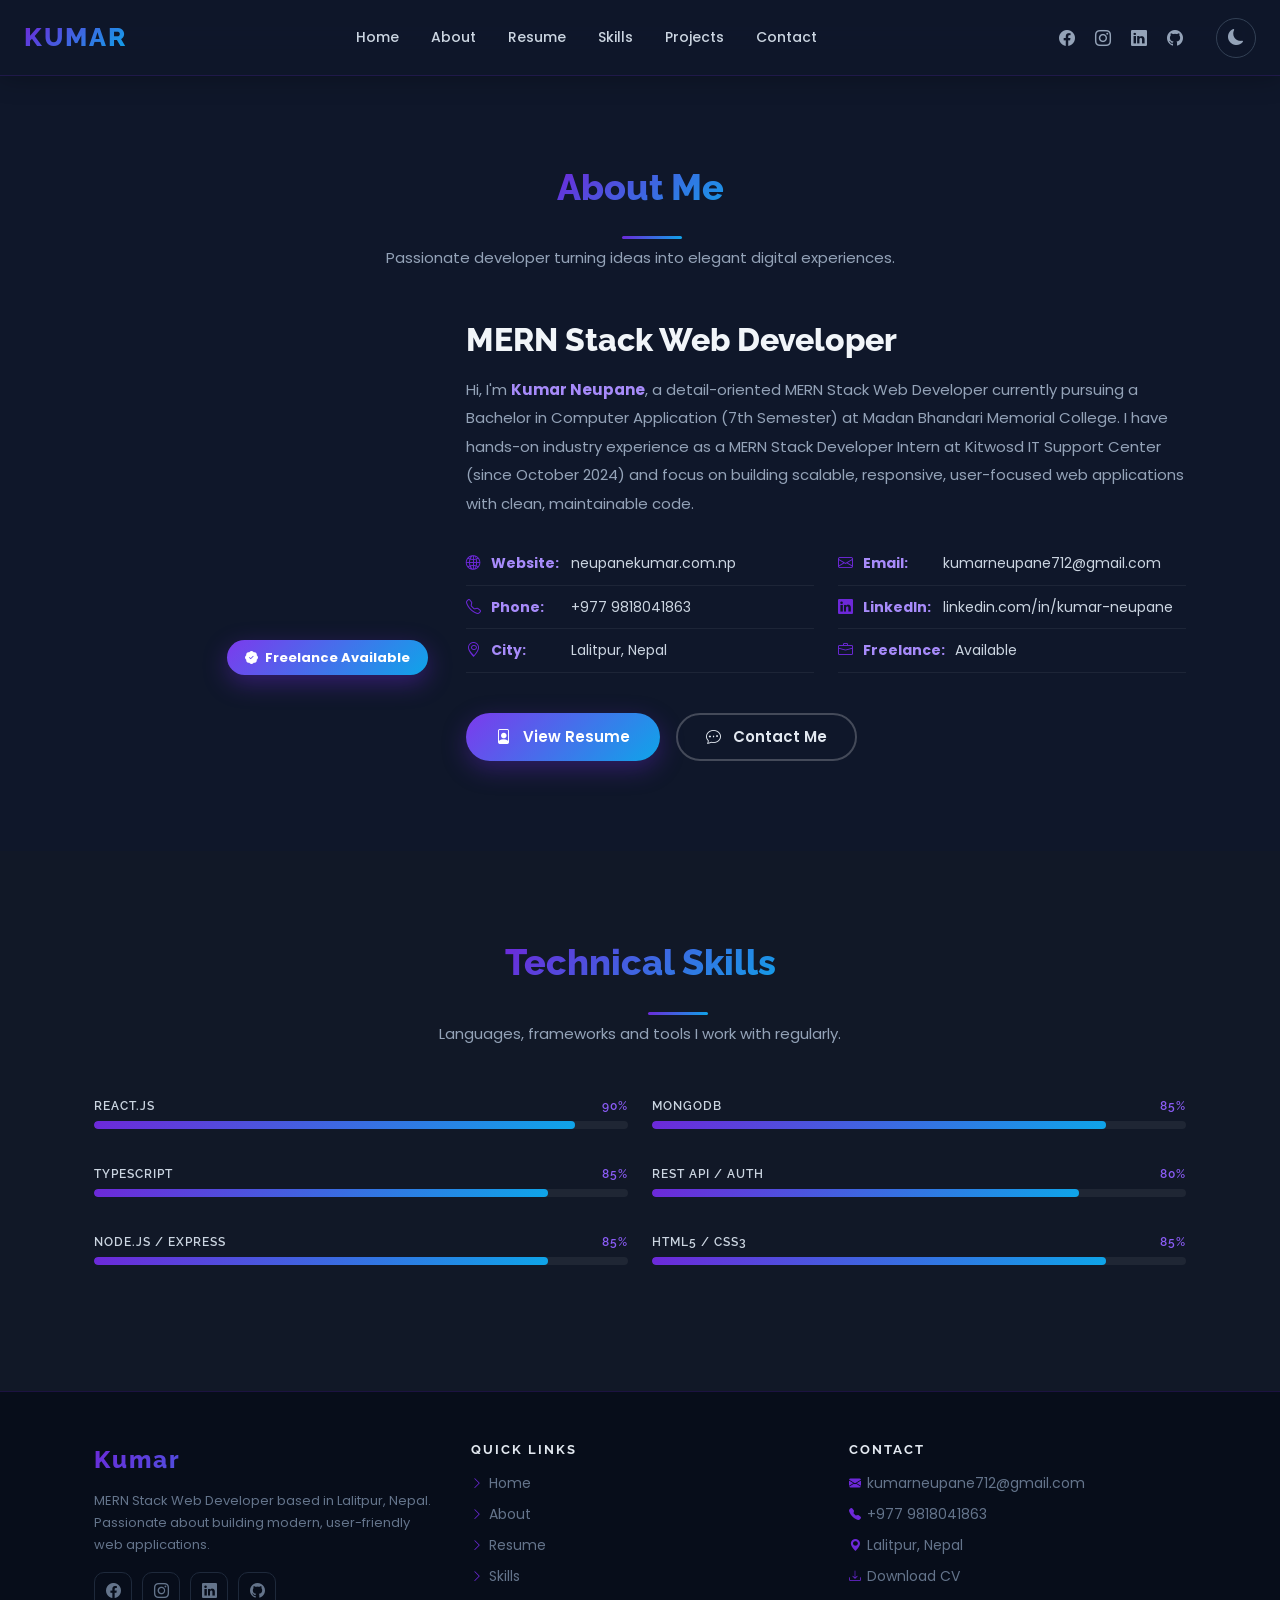
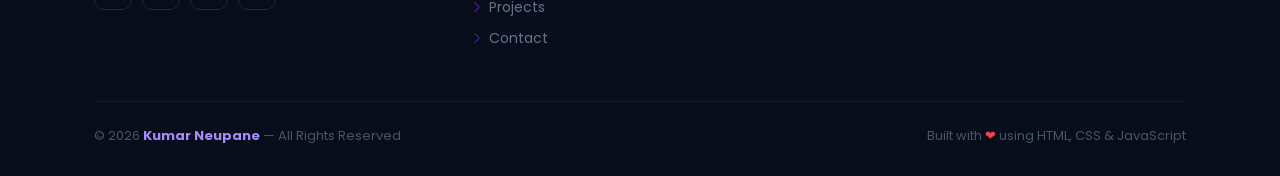
<file: about.html>
<!DOCTYPE html>
<html lang="en" data-theme="dark">
<head>
  <meta charset="utf-8">
  <meta content="width=device-width, initial-scale=1.0" name="viewport">
  <title>About — Kumar Neupane</title>
  <meta name="description" content="Kumar Neupane — MERN Stack Web Developer based in Lalitpur, Nepal.">
  <link href="assets/img/favicon.png" rel="icon">
  <link href="https://fonts.googleapis.com/css2?family=Poppins:wght@300;400;500;600;700;800&family=Raleway:wght@300;400;600;700;800;900&display=swap" rel="stylesheet">
  <link href="assets/vendor/bootstrap/css/bootstrap.min.css" rel="stylesheet">
  <link href="assets/vendor/bootstrap-icons/bootstrap-icons.css" rel="stylesheet">
  <link rel="stylesheet" href="https://cdnjs.cloudflare.com/ajax/libs/font-awesome/6.5.1/css/all.min.css">
  <link href="assets/vendor/aos/aos.css" rel="stylesheet">
  <link href="assets/vendor/swiper/swiper-bundle.min.css" rel="stylesheet">
  <link href="assets/vendor/glightbox/css/glightbox.min.css" rel="stylesheet">
  <link href="assets/css/main.css" rel="stylesheet">
  <link href="assets/css/portfolio-custom.css" rel="stylesheet">
  <!-- Theme init (before first paint) -->
  <script src="assets/js/theme-toggle.js"></script>
</head>
<body class="about-page">
  <header id="header" class="header d-flex align-items-center sticky-top">
    <div class="container-fluid position-relative d-flex align-items-center justify-content-between">

      <a href="index.html" class="logo d-flex align-items-center me-auto me-xl-0">
        <h1 class="sitename">Kumar</h1>
      </a>

      <nav id="navmenu" class="navmenu">
        <ul><li><a href="index.html">Home</a></li><li><a href="about.html" class="active">About</a></li><li><a href="resume.html">Resume</a></li><li><a href="services.html">Skills</a></li><li><a href="portfolio.html">Projects</a></li><li><a href="contact.html">Contact</a></li></ul>
      </nav>
      <button class="mobile-nav-toggle d-xl-none bi bi-list" aria-label="Open navigation" aria-expanded="false" aria-controls="navmenu"></button>

      <div class="d-flex align-items-center gap-1 ms-3">
        <div class="header-social-links d-none d-sm-flex">
          <a href="https://www.facebook.com/profile.php?id=100077754874916" target="_blank" rel="noopener noreferrer" aria-label="Facebook"><i class="bi bi-facebook"></i></a>
          <a href="https://www.instagram.com/kumar__neupane?igsh=MW40NDB0ZDhyMHNrMQ==" target="_blank" rel="noopener noreferrer" aria-label="Instagram"><i class="bi bi-instagram"></i></a>
          <a href="https://www.linkedin.com/in/kumar-neupane/" target="_blank" rel="noopener noreferrer" aria-label="LinkedIn"><i class="bi bi-linkedin"></i></a>
          <a href="https://github.com/Kumar-neaupane" target="_blank" rel="noopener noreferrer" aria-label="GitHub"><i class="bi bi-github"></i></a>
        </div>
        <button id="theme-toggle" aria-label="Toggle theme">
          <i class="bi bi-sun-fill icon-sun"></i>
          <i class="bi bi-moon-fill icon-moon"></i>
        </button>
      </div>

    </div>
  </header>

  <main class="main">

    <section id="about" class="about section">
      <div class="container section-title" data-aos="fade-up">
        <h2>About Me</h2>
        <p>Passionate developer turning ideas into elegant digital experiences.</p>
      </div>
      <div class="container" data-aos="fade-up" data-aos-delay="100">
        <div class="row gy-5 align-items-center">
          <div class="col-lg-4 text-center">
            <div style="position:relative;display:inline-block;">
              <img src="assets/img/profile.jpeg" class="img-fluid" alt="Kumar Neupane" loading="lazy" style="max-width:300px;width:100%;border-radius:20px;border:3px solid rgba(109,40,217,0.3);">
              <div class="about-img-badge"><i class="bi bi-patch-check-fill me-1"></i> Freelance Available</div>
            </div>
          </div>
          <div class="col-lg-8 about-content">
            <h2>MERN Stack Web Developer</h2>
            <p>Hi, I'm <strong style="color:var(--accent-pale)">Kumar Neupane</strong>, a detail-oriented MERN Stack Web Developer currently pursuing a Bachelor in Computer Application (7th Semester) at Madan Bhandari Memorial College. I have hands-on industry experience as a MERN Stack Developer Intern at Kitwosd IT Support Center (since October 2024) and focus on building scalable, responsive, user-focused web applications with clean, maintainable code.</p>
            <div class="row mt-4">
              <div class="col-md-6">
                <ul class="about-info-list">
                  <li><i class="bi bi-globe2"></i><strong>Website:</strong> neupanekumar.com.np</li>
                  <li><i class="bi bi-telephone"></i><strong>Phone:</strong> +977 9818041863</li>
                  <li><i class="bi bi-geo-alt"></i><strong>City:</strong> Lalitpur, Nepal</li>
                </ul>
              </div>
              <div class="col-md-6">
                <ul class="about-info-list">
                  <li><i class="bi bi-envelope"></i><strong>Email:</strong> kumarneupane712@gmail.com</li>
                  <li><i class="bi bi-linkedin"></i><strong>LinkedIn:</strong> linkedin.com/in/kumar-neupane</li>
                  <li><i class="bi bi-briefcase"></i><strong>Freelance:</strong> Available</li>
                </ul>
              </div>
            </div>
            <div class="mt-4 d-flex gap-3 flex-wrap">
              <a href="resume.html" class="btn-hero-primary"><i class="bi bi-file-person me-1"></i> View Resume</a>
              <a href="contact.html" class="btn-hero-outline"><i class="bi bi-chat-dots me-1"></i> Contact Me</a>
            </div>
          </div>
        </div>
      </div>
    </section>

    <section id="skills" class="skills section">
      <div class="container section-title" data-aos="fade-up">
        <h2>Technical Skills</h2>
        <p>Languages, frameworks and tools I work with regularly.</p>
      </div>
      <div class="container" data-aos="fade-up" data-aos-delay="100">
        <div class="row skills-content skills-animation">
          <div class="col-lg-6">
            <div class="progress"><span class="skill"><span>React.js</span><i class="val">90%</i></span><div class="progress-bar-wrap"><div class="progress-bar" role="progressbar" aria-valuenow="90" aria-valuemin="0" aria-valuemax="100"></div></div></div>
            <div class="progress"><span class="skill"><span>TypeScript</span><i class="val">85%</i></span><div class="progress-bar-wrap"><div class="progress-bar" role="progressbar" aria-valuenow="85" aria-valuemin="0" aria-valuemax="100"></div></div></div>
            <div class="progress"><span class="skill"><span>Node.js / Express</span><i class="val">85%</i></span><div class="progress-bar-wrap"><div class="progress-bar" role="progressbar" aria-valuenow="85" aria-valuemin="0" aria-valuemax="100"></div></div></div>
          </div>
          <div class="col-lg-6">
            <div class="progress"><span class="skill"><span>MongoDB</span><i class="val">85%</i></span><div class="progress-bar-wrap"><div class="progress-bar" role="progressbar" aria-valuenow="85" aria-valuemin="0" aria-valuemax="100"></div></div></div>
            <div class="progress"><span class="skill"><span>REST API / Auth</span><i class="val">80%</i></span><div class="progress-bar-wrap"><div class="progress-bar" role="progressbar" aria-valuenow="80" aria-valuemin="0" aria-valuemax="100"></div></div></div>
            <div class="progress"><span class="skill"><span>HTML5 / CSS3</span><i class="val">85%</i></span><div class="progress-bar-wrap"><div class="progress-bar" role="progressbar" aria-valuenow="85" aria-valuemin="0" aria-valuemax="100"></div></div></div>
          </div>
        </div>
      </div>
    </section>

  </main>

  <footer id="footer" class="footer">
    <div class="container">

      <div class="footer-inner">

        <!-- Brand -->
        <div class="footer-brand">
          <span class="footer-logo">Kumar</span>
          <p>MERN Stack Web Developer based in Lalitpur, Nepal. Passionate about building modern, user-friendly web applications.</p>
          <div class="footer-social-row">
            <a href="https://www.facebook.com/profile.php?id=100077754874916" target="_blank" rel="noopener noreferrer" aria-label="Facebook"><i class="bi bi-facebook"></i></a>
            <a href="https://www.instagram.com/kumar__neupane?igsh=MW40NDB0ZDhyMHNrMQ==" target="_blank" rel="noopener noreferrer" aria-label="Instagram"><i class="bi bi-instagram"></i></a>
            <a href="https://www.linkedin.com/in/kumar-neupane/" target="_blank" rel="noopener noreferrer" aria-label="LinkedIn"><i class="bi bi-linkedin"></i></a>
            <a href="https://github.com/Kumar-neaupane" target="_blank" rel="noopener noreferrer" aria-label="GitHub"><i class="bi bi-github"></i></a>
          </div>
        </div>

        <!-- Quick Links -->
        <div class="footer-col">
          <h5>Quick Links</h5>
          <ul>
            <li><a href="index.html"><i class="bi bi-chevron-right"></i>Home</a></li>
            <li><a href="about.html"><i class="bi bi-chevron-right"></i>About</a></li>
            <li><a href="resume.html"><i class="bi bi-chevron-right"></i>Resume</a></li>
            <li><a href="services.html"><i class="bi bi-chevron-right"></i>Skills</a></li>
            <li><a href="portfolio.html"><i class="bi bi-chevron-right"></i>Projects</a></li>
            <li><a href="contact.html"><i class="bi bi-chevron-right"></i>Contact</a></li>
          </ul>
        </div>

        <!-- Contact Info -->
        <div class="footer-col">
          <h5>Contact</h5>
          <ul>
            <li><a href="mailto:kumarneupane712@gmail.com"><i class="bi bi-envelope-fill"></i>kumarneupane712@gmail.com</a></li>
            <li><a href="tel:+9779818041863"><i class="bi bi-telephone-fill"></i>+977 9818041863</a></li>
            <li><a href="#"><i class="bi bi-geo-alt-fill"></i>Lalitpur, Nepal</a></li>
            <li><a href="assets/kumarneupaneCV_.pdf" download><i class="bi bi-download"></i>Download CV</a></li>
          </ul>
        </div>

      </div>

      <div class="footer-bottom">
        <p class="copyright mb-0">
          © 2026 <strong class="sitename">Kumar Neupane</strong> — All Rights Reserved
        </p>
        <p class="copyright mb-0" style="font-size:12px;color:#334155;">
          Built with <span style="color:#ef4444;">&#10084;</span> using HTML, CSS &amp; JavaScript
        </p>
      </div>

    </div>
  </footer>

  <a href="#" id="scroll-top" class="scroll-top d-flex align-items-center justify-content-center"><i class="bi bi-arrow-up-short"></i></a>
  <div id="preloader"></div>
  <script src="assets/vendor/bootstrap/js/bootstrap.bundle.min.js"></script>
  <script src="assets/vendor/aos/aos.js"></script>
  <script src="assets/vendor/waypoints/noframework.waypoints.js"></script>
  <script src="assets/vendor/purecounter/purecounter_vanilla.js"></script>
  <script src="assets/vendor/swiper/swiper-bundle.min.js"></script>
  <script src="assets/vendor/glightbox/js/glightbox.min.js"></script>
  <script src="assets/vendor/imagesloaded/imagesloaded.pkgd.min.js"></script>
  <script src="assets/vendor/isotope-layout/isotope.pkgd.min.js"></script>
  <script src="assets/js/main.js"></script>
</body>
</html>
</file>
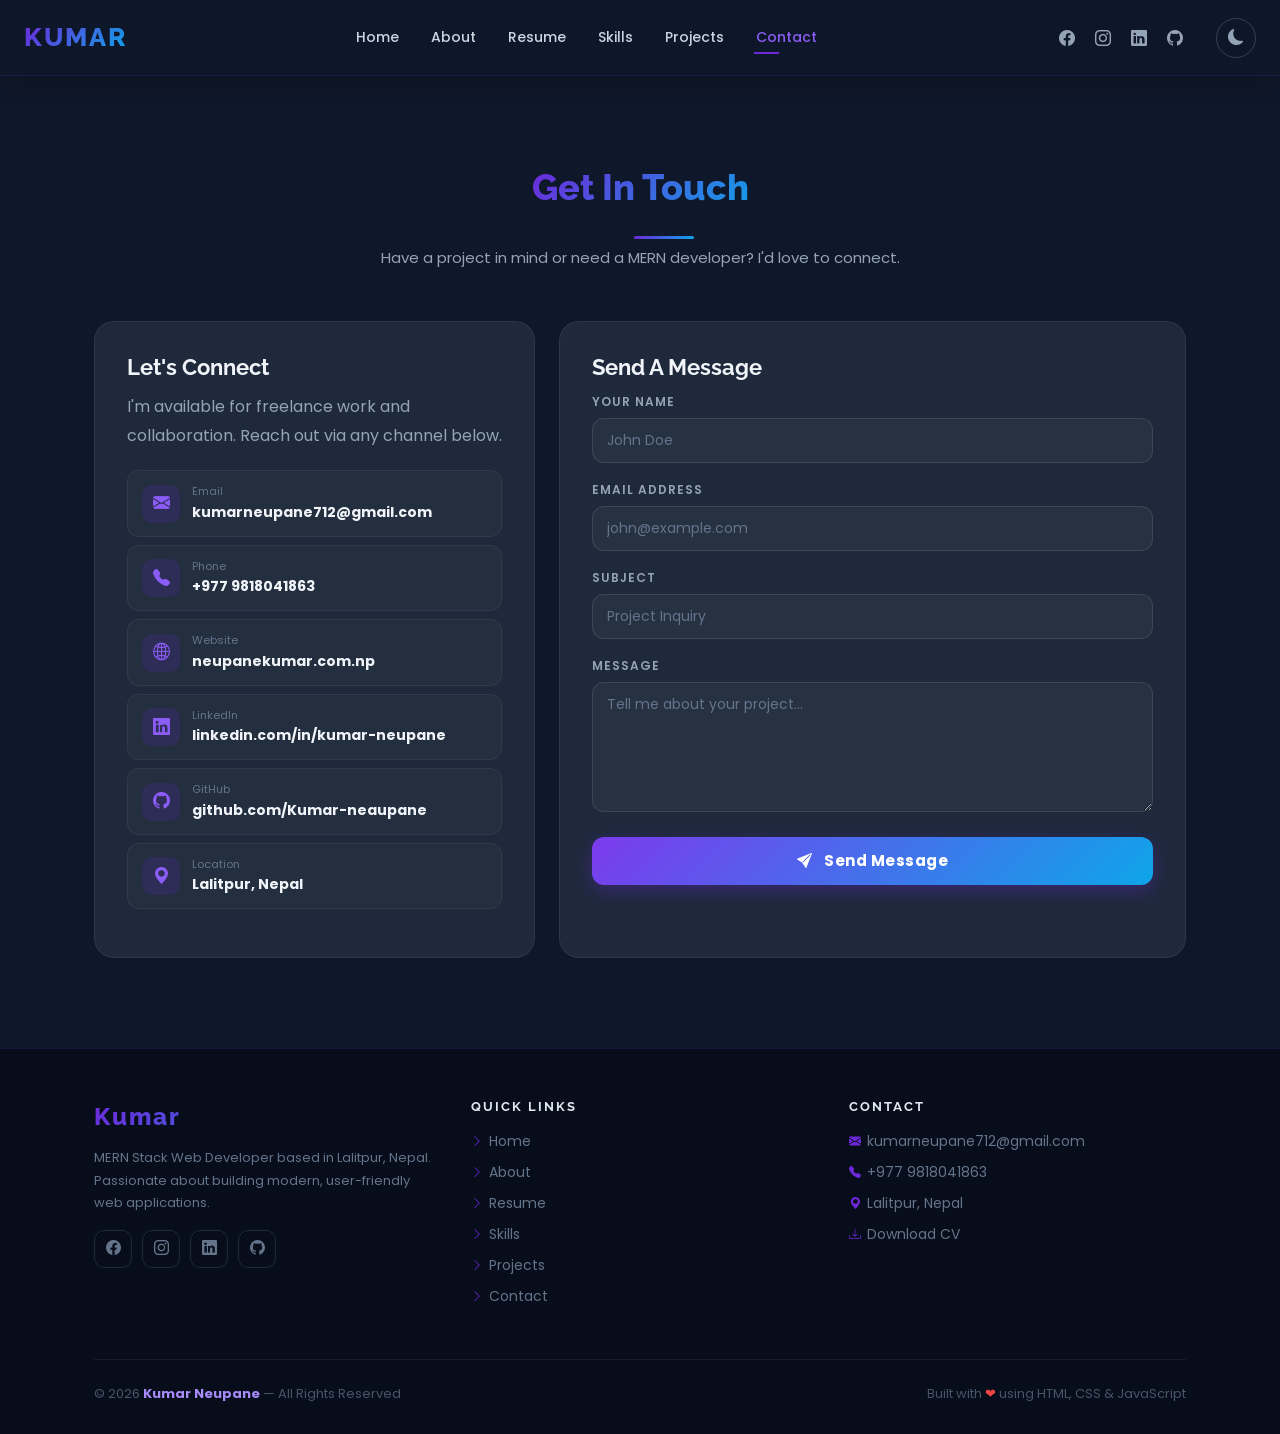
<file: contact.html>
<!DOCTYPE html>
<html lang="en" data-theme="dark">
<head>
  <meta charset="utf-8">
  <meta content="width=device-width, initial-scale=1.0" name="viewport">
  <title>Contact — Kumar Neupane</title>
  <meta name="description" content="Kumar Neupane — MERN Stack Web Developer based in Lalitpur, Nepal.">
  <link href="assets/img/favicon.png" rel="icon">
  <link href="https://fonts.googleapis.com/css2?family=Poppins:wght@300;400;500;600;700;800&family=Raleway:wght@300;400;600;700;800;900&display=swap" rel="stylesheet">
  <link href="assets/vendor/bootstrap/css/bootstrap.min.css" rel="stylesheet">
  <link href="assets/vendor/bootstrap-icons/bootstrap-icons.css" rel="stylesheet">
  <link rel="stylesheet" href="https://cdnjs.cloudflare.com/ajax/libs/font-awesome/6.5.1/css/all.min.css">
  <link href="assets/vendor/aos/aos.css" rel="stylesheet">
  <link href="assets/vendor/swiper/swiper-bundle.min.css" rel="stylesheet">
  <link href="assets/vendor/glightbox/css/glightbox.min.css" rel="stylesheet">
  <link href="assets/css/main.css" rel="stylesheet">
  <link href="assets/css/portfolio-custom.css" rel="stylesheet">
  <!-- Theme init (before first paint) -->
  <script src="assets/js/theme-toggle.js"></script>
</head>
<body class="contact-page">
  <header id="header" class="header d-flex align-items-center sticky-top">
    <div class="container-fluid position-relative d-flex align-items-center justify-content-between">

      <a href="index.html" class="logo d-flex align-items-center me-auto me-xl-0">
        <h1 class="sitename">Kumar</h1>
      </a>

      <nav id="navmenu" class="navmenu">
        <ul><li><a href="index.html">Home</a></li><li><a href="about.html">About</a></li><li><a href="resume.html">Resume</a></li><li><a href="services.html">Skills</a></li><li><a href="portfolio.html">Projects</a></li><li><a href="contact.html" class="active">Contact</a></li></ul>
      </nav>
      <button class="mobile-nav-toggle d-xl-none bi bi-list" aria-label="Open navigation" aria-expanded="false" aria-controls="navmenu"></button>

      <div class="d-flex align-items-center gap-1 ms-3">
        <div class="header-social-links d-none d-sm-flex">
          <a href="https://www.facebook.com/profile.php?id=100077754874916" target="_blank" rel="noopener noreferrer" aria-label="Facebook"><i class="bi bi-facebook"></i></a>
          <a href="https://www.instagram.com/kumar__neupane?igsh=MW40NDB0ZDhyMHNrMQ==" target="_blank" rel="noopener noreferrer" aria-label="Instagram"><i class="bi bi-instagram"></i></a>
          <a href="https://www.linkedin.com/in/kumar-neupane/" target="_blank" rel="noopener noreferrer" aria-label="LinkedIn"><i class="bi bi-linkedin"></i></a>
          <a href="https://github.com/Kumar-neaupane" target="_blank" rel="noopener noreferrer" aria-label="GitHub"><i class="bi bi-github"></i></a>
        </div>
        <button id="theme-toggle" aria-label="Toggle theme">
          <i class="bi bi-sun-fill icon-sun"></i>
          <i class="bi bi-moon-fill icon-moon"></i>
        </button>
      </div>

    </div>
  </header>

  <main class="main">
    <section id="contact" class="section">
      <div class="container section-title" data-aos="fade-up">
        <h2>Get In Touch</h2>
        <p>Have a project in mind or need a MERN developer? I'd love to connect.</p>
      </div>
      <div class="container" data-aos="fade-up" data-aos-delay="100">
        <div class="row gy-4">

          <div class="col-lg-5">
            <div class="contact-info-card">
              <h3>Let's Connect</h3>
              <p>I'm available for freelance work and collaboration. Reach out via any channel below.</p>
              <ul class="contact-info-list">
                <li onclick="window.location='mailto:kumarneupane712@gmail.com'" style="cursor:pointer">
                  <div class="ci-icon"><i class="bi bi-envelope-fill"></i></div>
                  <div><span>Email</span><strong>kumarneupane712@gmail.com</strong></div>
                </li>
                <li onclick="window.location='tel:+9779818041863'" style="cursor:pointer">
                  <div class="ci-icon"><i class="bi bi-telephone-fill"></i></div>
                  <div><span>Phone</span><strong>+977 9818041863</strong></div>
                </li>
                <li onclick="window.open('https://neupanekumar.com.np')" style="cursor:pointer">
                  <div class="ci-icon"><i class="bi bi-globe2"></i></div>
                  <div><span>Website</span><strong>neupanekumar.com.np</strong></div>
                </li>
                <li onclick="window.open('https://www.linkedin.com/in/kumar-neupane/')" style="cursor:pointer">
                  <div class="ci-icon"><i class="bi bi-linkedin"></i></div>
                  <div><span>LinkedIn</span><strong>linkedin.com/in/kumar-neupane</strong></div>
                </li>
                <li onclick="window.open('https://github.com/Kumar-neaupane')" style="cursor:pointer">
                  <div class="ci-icon"><i class="bi bi-github"></i></div>
                  <div><span>GitHub</span><strong>github.com/Kumar-neaupane</strong></div>
                </li>
                <li>
                  <div class="ci-icon"><i class="bi bi-geo-alt-fill"></i></div>
                  <div><span>Location</span><strong>Lalitpur, Nepal</strong></div>
                </li>
              </ul>
            </div>
          </div>

          <div class="col-lg-7">
            <div class="contact-form-card">
              <h3>Send A Message</h3>
              <form id="contact-form">
                <div class="form-group-custom"><label for="name">Your Name</label><input type="text" id="name" name="from_name" placeholder="John Doe" required></div>
                <div class="form-group-custom"><label for="email">Email Address</label><input type="email" id="email" name="reply_to" placeholder="john@example.com" required></div>
                <div class="form-group-custom"><label for="subject">Subject</label><input type="text" id="subject" name="subject" placeholder="Project Inquiry" required></div>
                <div class="form-group-custom"><label for="message">Message</label><textarea id="message" name="message" rows="5" placeholder="Tell me about your project..." required></textarea></div>
                <button type="submit" class="btn-submit"><i class="bi bi-send-fill me-2"></i> Send Message</button>
              </form>
            </div>
          </div>

        </div>
      </div>
    </section>
  </main>

  <footer id="footer" class="footer">
    <div class="container">

      <div class="footer-inner">

        <!-- Brand -->
        <div class="footer-brand">
          <span class="footer-logo">Kumar</span>
          <p>MERN Stack Web Developer based in Lalitpur, Nepal. Passionate about building modern, user-friendly web applications.</p>
          <div class="footer-social-row">
            <a href="https://www.facebook.com/profile.php?id=100077754874916" target="_blank" rel="noopener noreferrer" aria-label="Facebook"><i class="bi bi-facebook"></i></a>
            <a href="https://www.instagram.com/kumar__neupane?igsh=MW40NDB0ZDhyMHNrMQ==" target="_blank" rel="noopener noreferrer" aria-label="Instagram"><i class="bi bi-instagram"></i></a>
            <a href="https://www.linkedin.com/in/kumar-neupane/" target="_blank" rel="noopener noreferrer" aria-label="LinkedIn"><i class="bi bi-linkedin"></i></a>
            <a href="https://github.com/Kumar-neaupane" target="_blank" rel="noopener noreferrer" aria-label="GitHub"><i class="bi bi-github"></i></a>
          </div>
        </div>

        <!-- Quick Links -->
        <div class="footer-col">
          <h5>Quick Links</h5>
          <ul>
            <li><a href="index.html"><i class="bi bi-chevron-right"></i>Home</a></li>
            <li><a href="about.html"><i class="bi bi-chevron-right"></i>About</a></li>
            <li><a href="resume.html"><i class="bi bi-chevron-right"></i>Resume</a></li>
            <li><a href="services.html"><i class="bi bi-chevron-right"></i>Skills</a></li>
            <li><a href="portfolio.html"><i class="bi bi-chevron-right"></i>Projects</a></li>
            <li><a href="contact.html"><i class="bi bi-chevron-right"></i>Contact</a></li>
          </ul>
        </div>

        <!-- Contact Info -->
        <div class="footer-col">
          <h5>Contact</h5>
          <ul>
            <li><a href="mailto:kumarneupane712@gmail.com"><i class="bi bi-envelope-fill"></i>kumarneupane712@gmail.com</a></li>
            <li><a href="tel:+9779818041863"><i class="bi bi-telephone-fill"></i>+977 9818041863</a></li>
            <li><a href="#"><i class="bi bi-geo-alt-fill"></i>Lalitpur, Nepal</a></li>
            <li><a href="assets/kumarneupaneCV_.pdf" download><i class="bi bi-download"></i>Download CV</a></li>
          </ul>
        </div>

      </div>

      <div class="footer-bottom">
        <p class="copyright mb-0">
          © 2026 <strong class="sitename">Kumar Neupane</strong> — All Rights Reserved
        </p>
        <p class="copyright mb-0" style="font-size:12px;color:#334155;">
          Built with <span style="color:#ef4444;">&#10084;</span> using HTML, CSS &amp; JavaScript
        </p>
      </div>

    </div>
  </footer>

  <a href="#" id="scroll-top" class="scroll-top d-flex align-items-center justify-content-center"><i class="bi bi-arrow-up-short"></i></a>
  <div id="preloader"></div>
  <script src="assets/vendor/bootstrap/js/bootstrap.bundle.min.js"></script>
  <script src="assets/vendor/aos/aos.js"></script>
  <script src="assets/vendor/waypoints/noframework.waypoints.js"></script>
  <script src="assets/vendor/swiper/swiper-bundle.min.js"></script>
  <script src="assets/js/main.js"></script>
  <script src="https://cdn.emailjs.com/sdk/2.3.2/email.min.js"></script>
  <script>
    (function(){ emailjs.init("-pzTGwzmvntXo4Pw5"); })();
    document.getElementById("contact-form").addEventListener("submit",function(e){
      e.preventDefault();
      var btn = this.querySelector("button[type=submit]");
      btn.innerHTML = '<i class="bi bi-hourglass-split me-2"></i> Sending...';
      btn.disabled = true;
      emailjs.sendForm("service_addxjmf","template_78k7a6m",this)
        .then(function(){
          btn.innerHTML = '<i class="bi bi-check-circle me-2"></i> Sent Successfully!';
          btn.style.background = "linear-gradient(135deg,#059652,#057a3f)";
          setTimeout(function(){ btn.innerHTML='<i class="bi bi-send-fill me-2"></i> Send Message'; btn.style.background=""; btn.disabled=false; },4000);
        },function(){
          btn.innerHTML='<i class="bi bi-x-circle me-2"></i> Failed — Try Again';
          btn.style.background="linear-gradient(135deg,#ef4444,#b91c1c)";
          setTimeout(function(){ btn.innerHTML='<i class="bi bi-send-fill me-2"></i> Send Message'; btn.style.background=""; btn.disabled=false; },4000);
        });
    });
  </script>
</body>
</html>
</file>
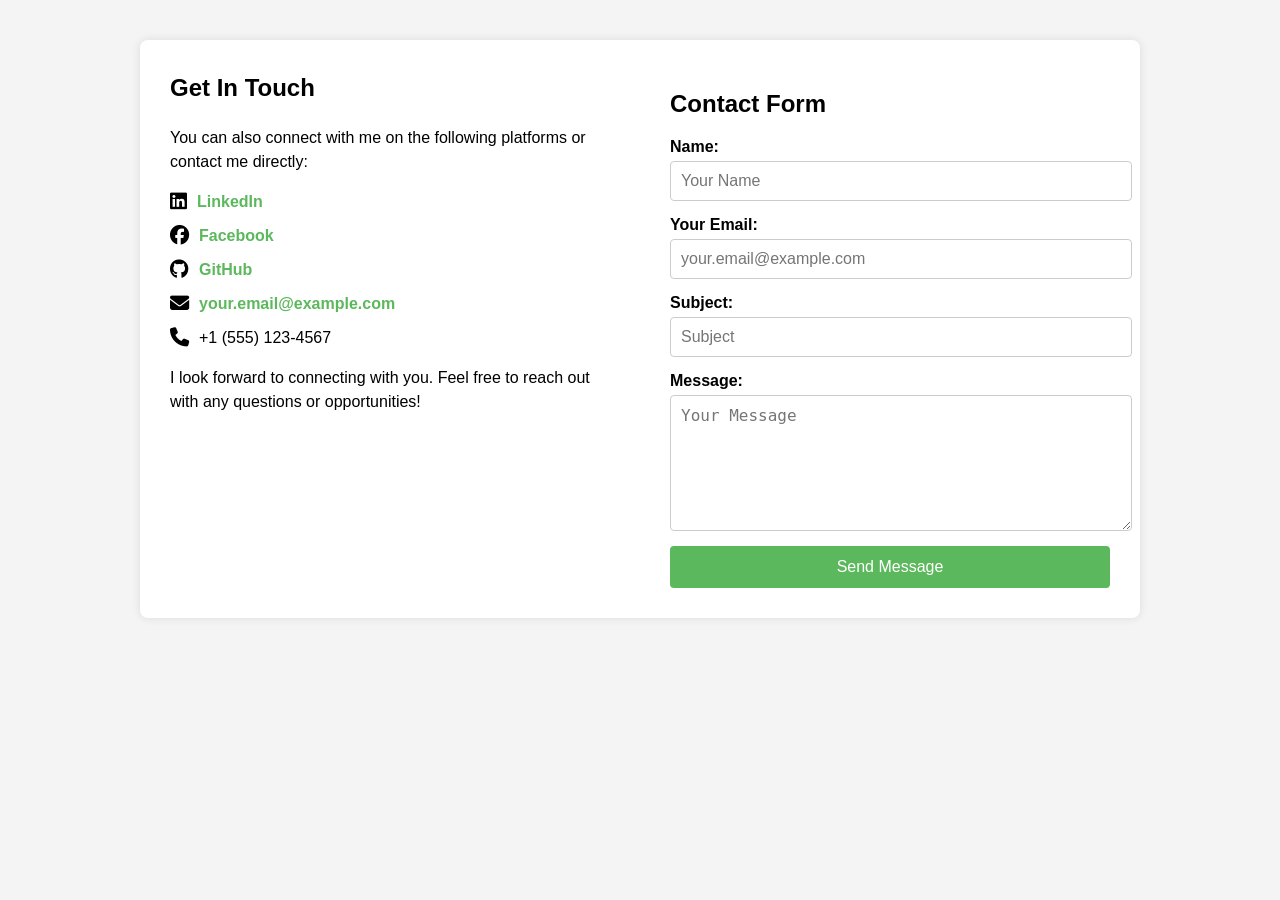
<file: ct.html>
<!DOCTYPE html>
<html>
<head>
  <meta charset="UTF-8">
  <meta name="viewport" content="width=device-width, initial-scale=1">
  <title>Contact Me</title>
  <!-- Include a link to Font Awesome for icons -->
  <link rel="stylesheet" href="https://cdnjs.cloudflare.com/ajax/libs/font-awesome/6.4.0/css/all.min.css">
  <style>
    /* Global styles */
    body {
      font-family: Arial, sans-serif;
      background-color: #f4f4f4;
      margin: 0;
      padding: 0 20px;
    }

    
 

    .container {
      max-width: 1000px;
      margin: 40px auto;
      background: #fff;
      justify-content: center;
      border-radius: 8px;
      overflow: hidden;
      box-shadow: 0 0 10px rgba(0,0,0,0.1);
      display: flex;
     
    }
    .left, .right {
      padding: 30px;
      width: 100%;
    }
    @media(min-width: 768px) {
      .left, .right {
        width: 50%;
      }
    }

    @media(max-width: 768px) {
        .container{
            flex-wrap: wrap;
        }
      .left, .right {
        width: 50%;
      }
    }
    /* Contact form styles */
    .contact-form form {
      display: flex;
      flex-direction: column;
    }
    .contact-form label {
      margin-bottom: 5px;
      font-weight: bold;
    }
    .contact-form input[type="text"],
    .contact-form input[type="email"],
    .contact-form textarea {
      width: 100%;
      padding: 10px;
      margin-bottom: 15px;
      border: 1px solid #ccc;
      border-radius: 4px;
      font-size: 1rem;
    }
    .contact-form button {
      background-color: #5cb85c;
      color: white;
      padding: 12px;
      border: none;
      border-radius: 4px;
      cursor: pointer;
      font-size: 1rem;
      transition: background-color 0.3s;
    }
    .contact-form button:hover {
      background-color: #4cae4c;
    }
    /* Contact info section */
    .contact-info {
      font-size: 1rem;
      line-height: 1.5;
    }
    .contact-info h2 {
      margin-top: 0;
    }
    .contact-info a {
      color: #5cb85c;
      text-decoration: none;
      font-weight: bold;
    }
    .contact-info a:hover {
      text-decoration: underline;
    }
    .contact-info ul {
      list-style-type: none;
      padding: 0;
    }
    .contact-info ul li {
      margin-bottom: 10px;
      display: flex;
      align-items: center;
    }
    .contact-info ul li i {
      margin-right: 10px;
      font-size: 1.2rem;
    }
    /* Responsive adjustments */
    @media(max-width: 480px) {
      .container {
        padding: 10px;
        flex-wrap: wrap;
      }
      .left, .right {
        padding: 20px;
      }
    }
  </style>
</head>
<body>
  <div class="container">


    <div class="right contact-info">
        <h2>Get In Touch</h2>
        <p>You can also connect with me on the following platforms or contact me directly:</p>
        <ul>
          <li><i class="fa-brands fa-linkedin"></i> <a href="https://www.linkedin.com/in/yourprofile" target="_blank">LinkedIn</a></li>
          <li><i class="fa-brands fa-facebook"></i> <a href="https://www.facebook.com/yourprofile" target="_blank">Facebook</a></li>
          <li><i class="fa-brands fa-github"></i> <a href="https://github.com/yourprofile" target="_blank">GitHub</a></li>
          <li><i class="fa-solid fa-envelope"></i> <a href="mailto:your.email@example.com">your.email@example.com</a></li>
          <li><i class="fa-solid fa-phone"></i> +1 (555) 123-4567</li>
        </ul>
        <p>I look forward to connecting with you. Feel free to reach out with any questions or opportunities!</p>
      </div>


    <!-- Contact Form Section -->
    <div class="left contact-form">
      <h2>Contact Form</h2>
      <form id="contact-form">
        <label for="name">Name:</label>
        <input type="text" id="name" name="from_name" placeholder="Your Name" required>
        
        <label for="email">Your Email:</label>
        <input type="email" id="email" name="reply_to" placeholder="your.email@example.com" required>
        
        <label for="subject">Subject:</label>
        <input type="text" id="subject" name="subject" placeholder="Subject" required>
        
        <label for="message">Message:</label>
        <textarea id="message" name="message" rows="6" placeholder="Your Message" required></textarea>
        
        <button type="submit">Send Message</button>
      </form>
    </div>
    
    <!-- Contact Info Section -->
   
  </div>
  
  <!-- Include EmailJS SDK -->
  <script type="text/javascript" src="https://cdn.emailjs.com/sdk/2.3.2/email.min.js"></script>
  <script type="text/javascript">
    // Initialize EmailJS with your user ID from the EmailJS dashboard
    (function(){
      emailjs.init("-pzTGwzmvntXo4Pw5"); // Replace with your EmailJS user ID
    })();

    // Listen for the form submission
    document.getElementById('contact-form').addEventListener('submit', function(event) {
      event.preventDefault();

      // Replace 'service_addxjmf' and 'template_78k7a6m' with the IDs from your EmailJS account.
      emailjs.sendForm('service_addxjmf', 'template_78k7a6m', this)
        .then(function(response) {
          alert('Email sent successfully!');
          console.log('SUCCESS!', response.status, response.text);
        }, function(error) {
          alert('Failed to send email. Please try again.');
          console.error('FAILED...', error);
        });
    });
  </script>
</body>
</html>
</file>
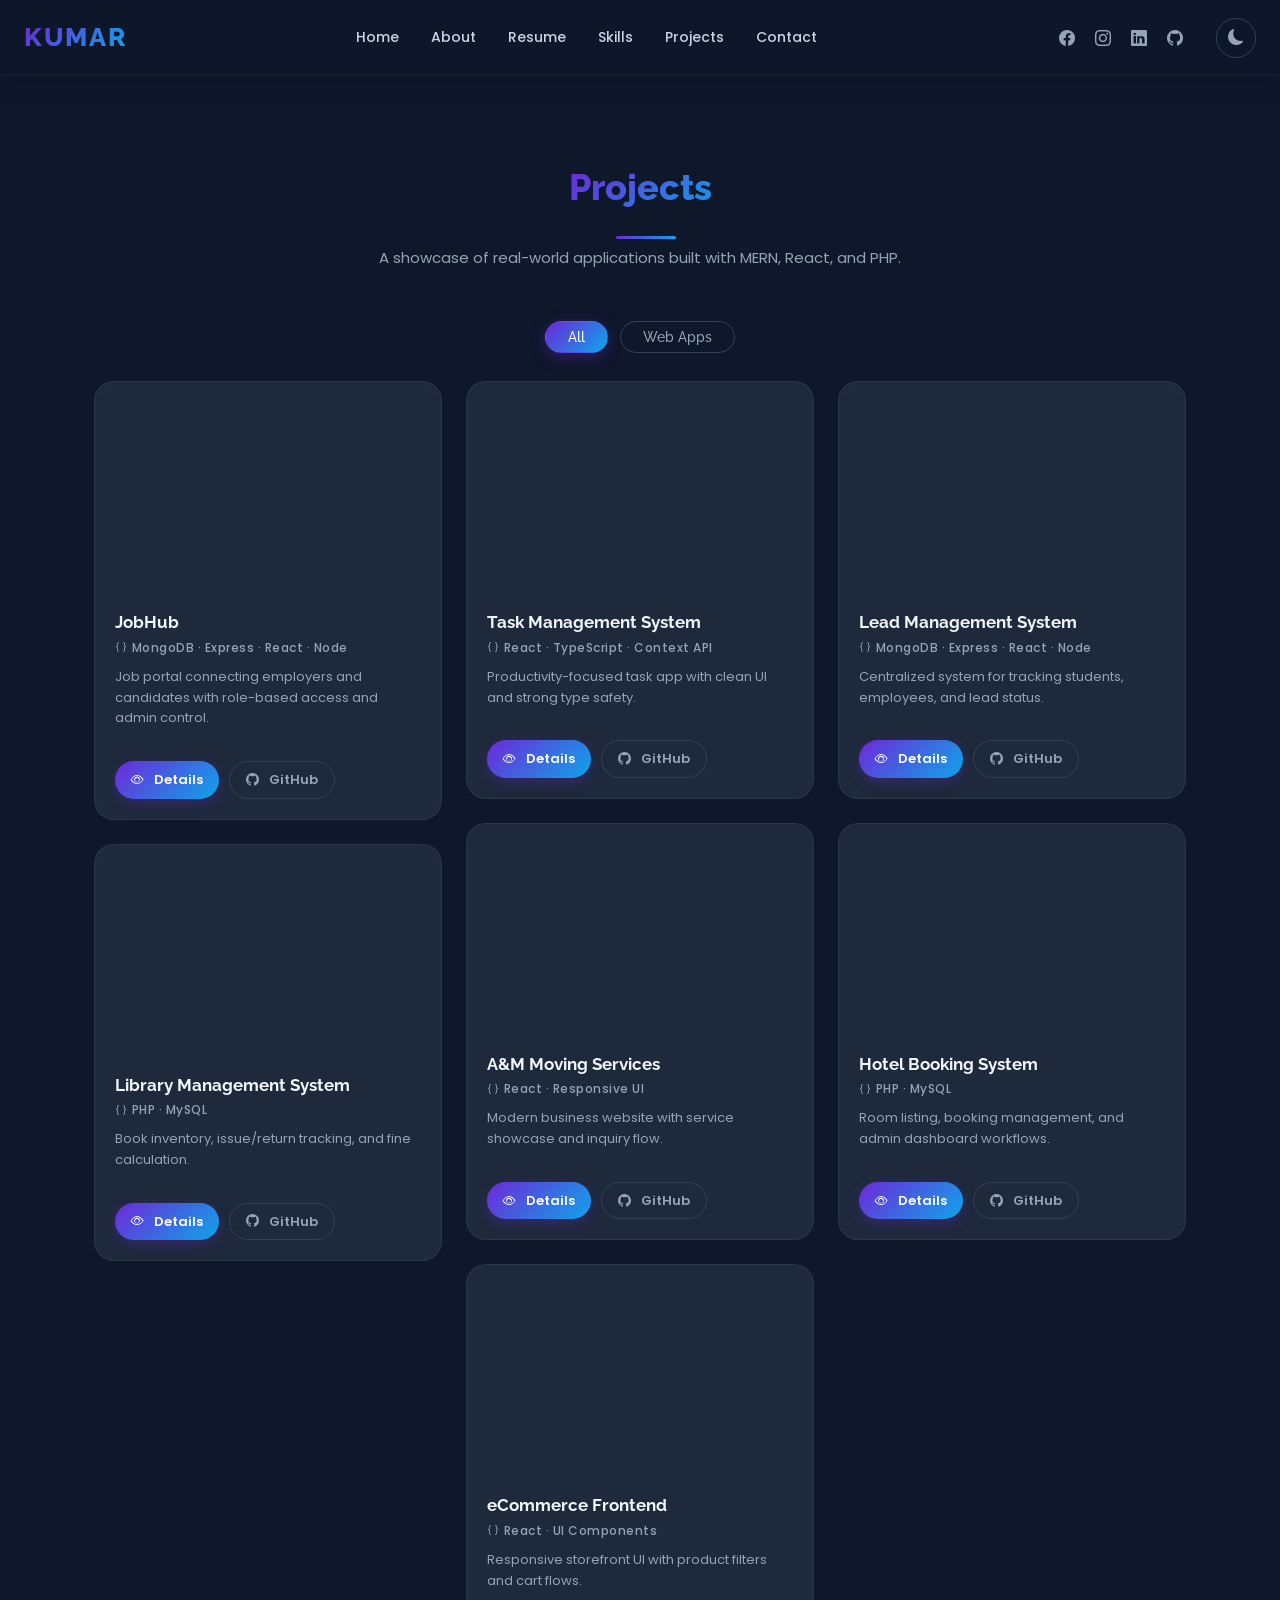
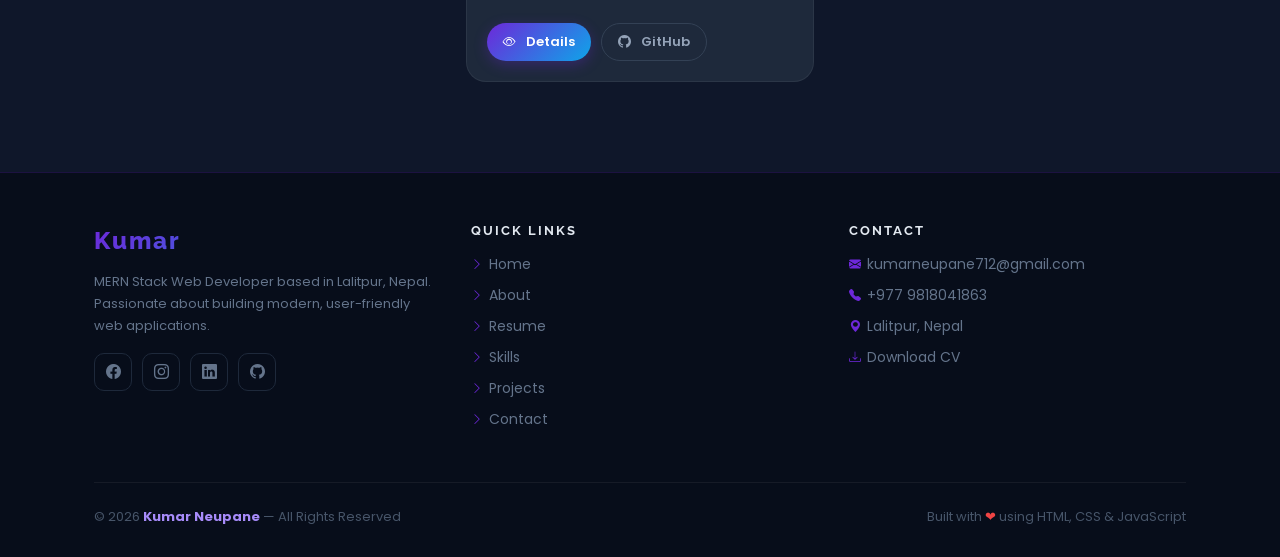
<file: portfolio.html>
<!DOCTYPE html>
<html lang="en" data-theme="dark">
<head>
  <meta charset="utf-8">
  <meta content="width=device-width, initial-scale=1.0" name="viewport">
  <title>Projects — Kumar Neupane</title>
  <meta name="description" content="Kumar Neupane — MERN Stack Web Developer based in Lalitpur, Nepal.">
  <link href="assets/img/favicon.png" rel="icon">
  <link href="https://fonts.googleapis.com/css2?family=Poppins:wght@300;400;500;600;700;800&family=Raleway:wght@300;400;600;700;800;900&display=swap" rel="stylesheet">
  <link href="assets/vendor/bootstrap/css/bootstrap.min.css" rel="stylesheet">
  <link href="assets/vendor/bootstrap-icons/bootstrap-icons.css" rel="stylesheet">
  <link rel="stylesheet" href="https://cdnjs.cloudflare.com/ajax/libs/font-awesome/6.5.1/css/all.min.css">
  <link href="assets/vendor/aos/aos.css" rel="stylesheet">
  <link href="assets/vendor/swiper/swiper-bundle.min.css" rel="stylesheet">
  <link href="assets/vendor/glightbox/css/glightbox.min.css" rel="stylesheet">
  <link href="assets/css/main.css" rel="stylesheet">
  <link href="assets/css/portfolio-custom.css" rel="stylesheet">
  <!-- Theme init (before first paint) -->
  <script src="assets/js/theme-toggle.js"></script>
</head>
<body class="portfolio-page">
  <header id="header" class="header d-flex align-items-center sticky-top">
    <div class="container-fluid position-relative d-flex align-items-center justify-content-between">

      <a href="index.html" class="logo d-flex align-items-center me-auto me-xl-0">
        <h1 class="sitename">Kumar</h1>
      </a>

      <nav id="navmenu" class="navmenu">
        <ul><li><a href="index.html">Home</a></li><li><a href="about.html">About</a></li><li><a href="resume.html">Resume</a></li><li><a href="services.html">Skills</a></li><li><a href="portfolio.html" class="active">Projects</a></li><li><a href="contact.html">Contact</a></li></ul>
      </nav>
      <button class="mobile-nav-toggle d-xl-none bi bi-list" aria-label="Open navigation" aria-expanded="false" aria-controls="navmenu"></button>

      <div class="d-flex align-items-center gap-1 ms-3">
        <div class="header-social-links d-none d-sm-flex">
          <a href="https://www.facebook.com/profile.php?id=100077754874916" target="_blank" rel="noopener noreferrer" aria-label="Facebook"><i class="bi bi-facebook"></i></a>
          <a href="https://www.instagram.com/kumar__neupane?igsh=MW40NDB0ZDhyMHNrMQ==" target="_blank" rel="noopener noreferrer" aria-label="Instagram"><i class="bi bi-instagram"></i></a>
          <a href="https://www.linkedin.com/in/kumar-neupane/" target="_blank" rel="noopener noreferrer" aria-label="LinkedIn"><i class="bi bi-linkedin"></i></a>
          <a href="https://github.com/Kumar-neaupane" target="_blank" rel="noopener noreferrer" aria-label="GitHub"><i class="bi bi-github"></i></a>
        </div>
        <button id="theme-toggle" aria-label="Toggle theme">
          <i class="bi bi-sun-fill icon-sun"></i>
          <i class="bi bi-moon-fill icon-moon"></i>
        </button>
      </div>

    </div>
  </header>

  <main class="main">
    <section id="portfolio" class="portfolio section">
      <div class="container section-title" data-aos="fade-up">
        <h2>Projects</h2>
        <p>A showcase of real-world applications built with MERN, React, and PHP.</p>
      </div>
      <div class="container">
        <div class="isotope-layout" data-default-filter="*" data-layout="masonry" data-sort="original-order">
          <ul class="portfolio-filters isotope-filters" data-aos="fade-up" data-aos-delay="100">
            <li data-filter="*" class="filter-active">All</li>
            <li data-filter=".filter-branding">Web Apps</li>
          </ul>
          <div class="row gy-4 isotope-container" data-aos="fade-up" data-aos-delay="200">

            <div class="col-lg-4 col-md-6 portfolio-item isotope-item filter-branding">
              <div class="portfolio-card-new">
                <div class="card-img-wrap"><img src="assets/img/masonry-portfolio/yatrassewa1.png" alt="JobHub" loading="lazy"><div class="card-overlay"><a href="portfolio-details.html#jobhub" class="btn-card btn-card-primary"><i class="bi bi-arrow-right-circle"></i>Details</a></div></div>
                <div class="card-body-new"><h5 class="card-title-new">JobHub</h5><p class="card-tech"><i class="bi bi-braces me-1"></i>MongoDB · Express · React · Node</p><p class="card-desc">Job portal connecting employers and candidates with role-based access and admin control.</p><div class="card-actions"><a href="portfolio-details.html#jobhub" class="btn-card btn-card-primary"><i class="bi bi-eye me-1"></i>Details</a><a href="https://github.com/Kumar-neaupane" class="btn-card btn-card-outline"><i class="bi bi-github me-1"></i>GitHub</a></div></div>
              </div>
            </div>

            <div class="col-lg-4 col-md-6 portfolio-item isotope-item filter-branding">
              <div class="portfolio-card-new">
                <div class="card-img-wrap"><img src="assets/img/masonry-portfolio/ecommerce1.png" alt="Task Management System" loading="lazy"><div class="card-overlay"><a href="portfolio-details.html#taskmanager" class="btn-card btn-card-primary"><i class="bi bi-arrow-right-circle"></i>Details</a></div></div>
                <div class="card-body-new"><h5 class="card-title-new">Task Management System</h5><p class="card-tech"><i class="bi bi-braces me-1"></i>React · TypeScript · Context API</p><p class="card-desc">Productivity-focused task app with clean UI and strong type safety.</p><div class="card-actions"><a href="portfolio-details.html#taskmanager" class="btn-card btn-card-primary"><i class="bi bi-eye me-1"></i>Details</a><a href="https://github.com/Kumar-neaupane" class="btn-card btn-card-outline"><i class="bi bi-github me-1"></i>GitHub</a></div></div>
              </div>
            </div>

            <div class="col-lg-4 col-md-6 portfolio-item isotope-item filter-branding">
              <div class="portfolio-card-new">
                <div class="card-img-wrap"><img src="assets/img/masonry-portfolio/admin1.png" alt="Lead Management System" loading="lazy"><div class="card-overlay"><a href="portfolio-details.html#leadmanager" class="btn-card btn-card-primary"><i class="bi bi-arrow-right-circle"></i>Details</a></div></div>
                <div class="card-body-new"><h5 class="card-title-new">Lead Management System</h5><p class="card-tech"><i class="bi bi-braces me-1"></i>MongoDB · Express · React · Node</p><p class="card-desc">Centralized system for tracking students, employees, and lead status.</p><div class="card-actions"><a href="portfolio-details.html#leadmanager" class="btn-card btn-card-primary"><i class="bi bi-eye me-1"></i>Details</a><a href="https://github.com/Kumar-neaupane" class="btn-card btn-card-outline"><i class="bi bi-github me-1"></i>GitHub</a></div></div>
              </div>
            </div>

            <div class="col-lg-4 col-md-6 portfolio-item isotope-item filter-branding">
              <div class="portfolio-card-new">
                <div class="card-img-wrap"><img src="assets/img/masonry-portfolio/bookcatalog1.png" alt="A&M Moving Services" loading="lazy"><div class="card-overlay"><a href="portfolio-details.html#movingservices" class="btn-card btn-card-primary"><i class="bi bi-arrow-right-circle"></i>Details</a></div></div>
                <div class="card-body-new"><h5 class="card-title-new">A&amp;M Moving Services</h5><p class="card-tech"><i class="bi bi-braces me-1"></i>React · Responsive UI</p><p class="card-desc">Modern business website with service showcase and inquiry flow.</p><div class="card-actions"><a href="portfolio-details.html#movingservices" class="btn-card btn-card-primary"><i class="bi bi-eye me-1"></i>Details</a><a href="https://github.com/Kumar-neaupane" class="btn-card btn-card-outline"><i class="bi bi-github me-1"></i>GitHub</a></div></div>
              </div>
            </div>

            <div class="col-lg-4 col-md-6 portfolio-item isotope-item filter-branding">
              <div class="portfolio-card-new">
                <div class="card-img-wrap"><img src="assets/img/masonry-portfolio/yatrasewa2.png" alt="Hotel Booking System" loading="lazy"><div class="card-overlay"><a href="portfolio-details.html#hotelbooking" class="btn-card btn-card-primary"><i class="bi bi-arrow-right-circle"></i>Details</a></div></div>
                <div class="card-body-new"><h5 class="card-title-new">Hotel Booking System</h5><p class="card-tech"><i class="bi bi-braces me-1"></i>PHP · MySQL</p><p class="card-desc">Room listing, booking management, and admin dashboard workflows.</p><div class="card-actions"><a href="portfolio-details.html#hotelbooking" class="btn-card btn-card-primary"><i class="bi bi-eye me-1"></i>Details</a><a href="https://github.com/Kumar-neaupane" class="btn-card btn-card-outline"><i class="bi bi-github me-1"></i>GitHub</a></div></div>
              </div>
            </div>

            <div class="col-lg-4 col-md-6 portfolio-item isotope-item filter-branding">
              <div class="portfolio-card-new">
                <div class="card-img-wrap"><img src="assets/img/masonry-portfolio/bookcatalog2.png" alt="Library Management System" loading="lazy"><div class="card-overlay"><a href="portfolio-details.html#librarysystem" class="btn-card btn-card-primary"><i class="bi bi-arrow-right-circle"></i>Details</a></div></div>
                <div class="card-body-new"><h5 class="card-title-new">Library Management System</h5><p class="card-tech"><i class="bi bi-braces me-1"></i>PHP · MySQL</p><p class="card-desc">Book inventory, issue/return tracking, and fine calculation.</p><div class="card-actions"><a href="portfolio-details.html#librarysystem" class="btn-card btn-card-primary"><i class="bi bi-eye me-1"></i>Details</a><a href="https://github.com/Kumar-neaupane" class="btn-card btn-card-outline"><i class="bi bi-github me-1"></i>GitHub</a></div></div>
              </div>
            </div>

            <div class="col-lg-4 col-md-6 portfolio-item isotope-item filter-branding">
              <div class="portfolio-card-new">
                <div class="card-img-wrap"><img src="assets/img/masonry-portfolio/ecommerce2.png" alt="eCommerce Frontend" loading="lazy"><div class="card-overlay"><a href="portfolio-details.html#ecommercefrontend" class="btn-card btn-card-primary"><i class="bi bi-arrow-right-circle"></i>Details</a></div></div>
                <div class="card-body-new"><h5 class="card-title-new">eCommerce Frontend</h5><p class="card-tech"><i class="bi bi-braces me-1"></i>React · UI Components</p><p class="card-desc">Responsive storefront UI with product filters and cart flows.</p><div class="card-actions"><a href="portfolio-details.html#ecommercefrontend" class="btn-card btn-card-primary"><i class="bi bi-eye me-1"></i>Details</a><a href="https://github.com/Kumar-neaupane" class="btn-card btn-card-outline"><i class="bi bi-github me-1"></i>GitHub</a></div></div>
              </div>
            </div>

          </div>
        </div>
      </div>
    </section>
  </main>

  <footer id="footer" class="footer">
    <div class="container">

      <div class="footer-inner">

        <!-- Brand -->
        <div class="footer-brand">
          <span class="footer-logo">Kumar</span>
          <p>MERN Stack Web Developer based in Lalitpur, Nepal. Passionate about building modern, user-friendly web applications.</p>
          <div class="footer-social-row">
            <a href="https://www.facebook.com/profile.php?id=100077754874916" target="_blank" rel="noopener noreferrer" aria-label="Facebook"><i class="bi bi-facebook"></i></a>
            <a href="https://www.instagram.com/kumar__neupane?igsh=MW40NDB0ZDhyMHNrMQ==" target="_blank" rel="noopener noreferrer" aria-label="Instagram"><i class="bi bi-instagram"></i></a>
            <a href="https://www.linkedin.com/in/kumar-neupane/" target="_blank" rel="noopener noreferrer" aria-label="LinkedIn"><i class="bi bi-linkedin"></i></a>
            <a href="https://github.com/Kumar-neaupane" target="_blank" rel="noopener noreferrer" aria-label="GitHub"><i class="bi bi-github"></i></a>
          </div>
        </div>

        <!-- Quick Links -->
        <div class="footer-col">
          <h5>Quick Links</h5>
          <ul>
            <li><a href="index.html"><i class="bi bi-chevron-right"></i>Home</a></li>
            <li><a href="about.html"><i class="bi bi-chevron-right"></i>About</a></li>
            <li><a href="resume.html"><i class="bi bi-chevron-right"></i>Resume</a></li>
            <li><a href="services.html"><i class="bi bi-chevron-right"></i>Skills</a></li>
            <li><a href="portfolio.html"><i class="bi bi-chevron-right"></i>Projects</a></li>
            <li><a href="contact.html"><i class="bi bi-chevron-right"></i>Contact</a></li>
          </ul>
        </div>

        <!-- Contact Info -->
        <div class="footer-col">
          <h5>Contact</h5>
          <ul>
            <li><a href="mailto:kumarneupane712@gmail.com"><i class="bi bi-envelope-fill"></i>kumarneupane712@gmail.com</a></li>
            <li><a href="tel:+9779818041863"><i class="bi bi-telephone-fill"></i>+977 9818041863</a></li>
            <li><a href="#"><i class="bi bi-geo-alt-fill"></i>Lalitpur, Nepal</a></li>
            <li><a href="assets/kumarneupaneCV_.pdf" download><i class="bi bi-download"></i>Download CV</a></li>
          </ul>
        </div>

      </div>

      <div class="footer-bottom">
        <p class="copyright mb-0">
          © 2026 <strong class="sitename">Kumar Neupane</strong> — All Rights Reserved
        </p>
        <p class="copyright mb-0" style="font-size:12px;color:#334155;">
          Built with <span style="color:#ef4444;">&#10084;</span> using HTML, CSS &amp; JavaScript
        </p>
      </div>

    </div>
  </footer>

  <a href="#" id="scroll-top" class="scroll-top d-flex align-items-center justify-content-center"><i class="bi bi-arrow-up-short"></i></a>
  <div id="preloader"></div>
  <script src="assets/vendor/bootstrap/js/bootstrap.bundle.min.js"></script>
  <script src="assets/vendor/aos/aos.js"></script>
  <script src="assets/vendor/waypoints/noframework.waypoints.js"></script>
  <script src="assets/vendor/purecounter/purecounter_vanilla.js"></script>
  <script src="assets/vendor/swiper/swiper-bundle.min.js"></script>
  <script src="assets/vendor/glightbox/js/glightbox.min.js"></script>
  <script src="assets/vendor/imagesloaded/imagesloaded.pkgd.min.js"></script>
  <script src="assets/vendor/isotope-layout/isotope.pkgd.min.js"></script>
  <script src="assets/js/main.js"></script>
</body>
</html>
</file>
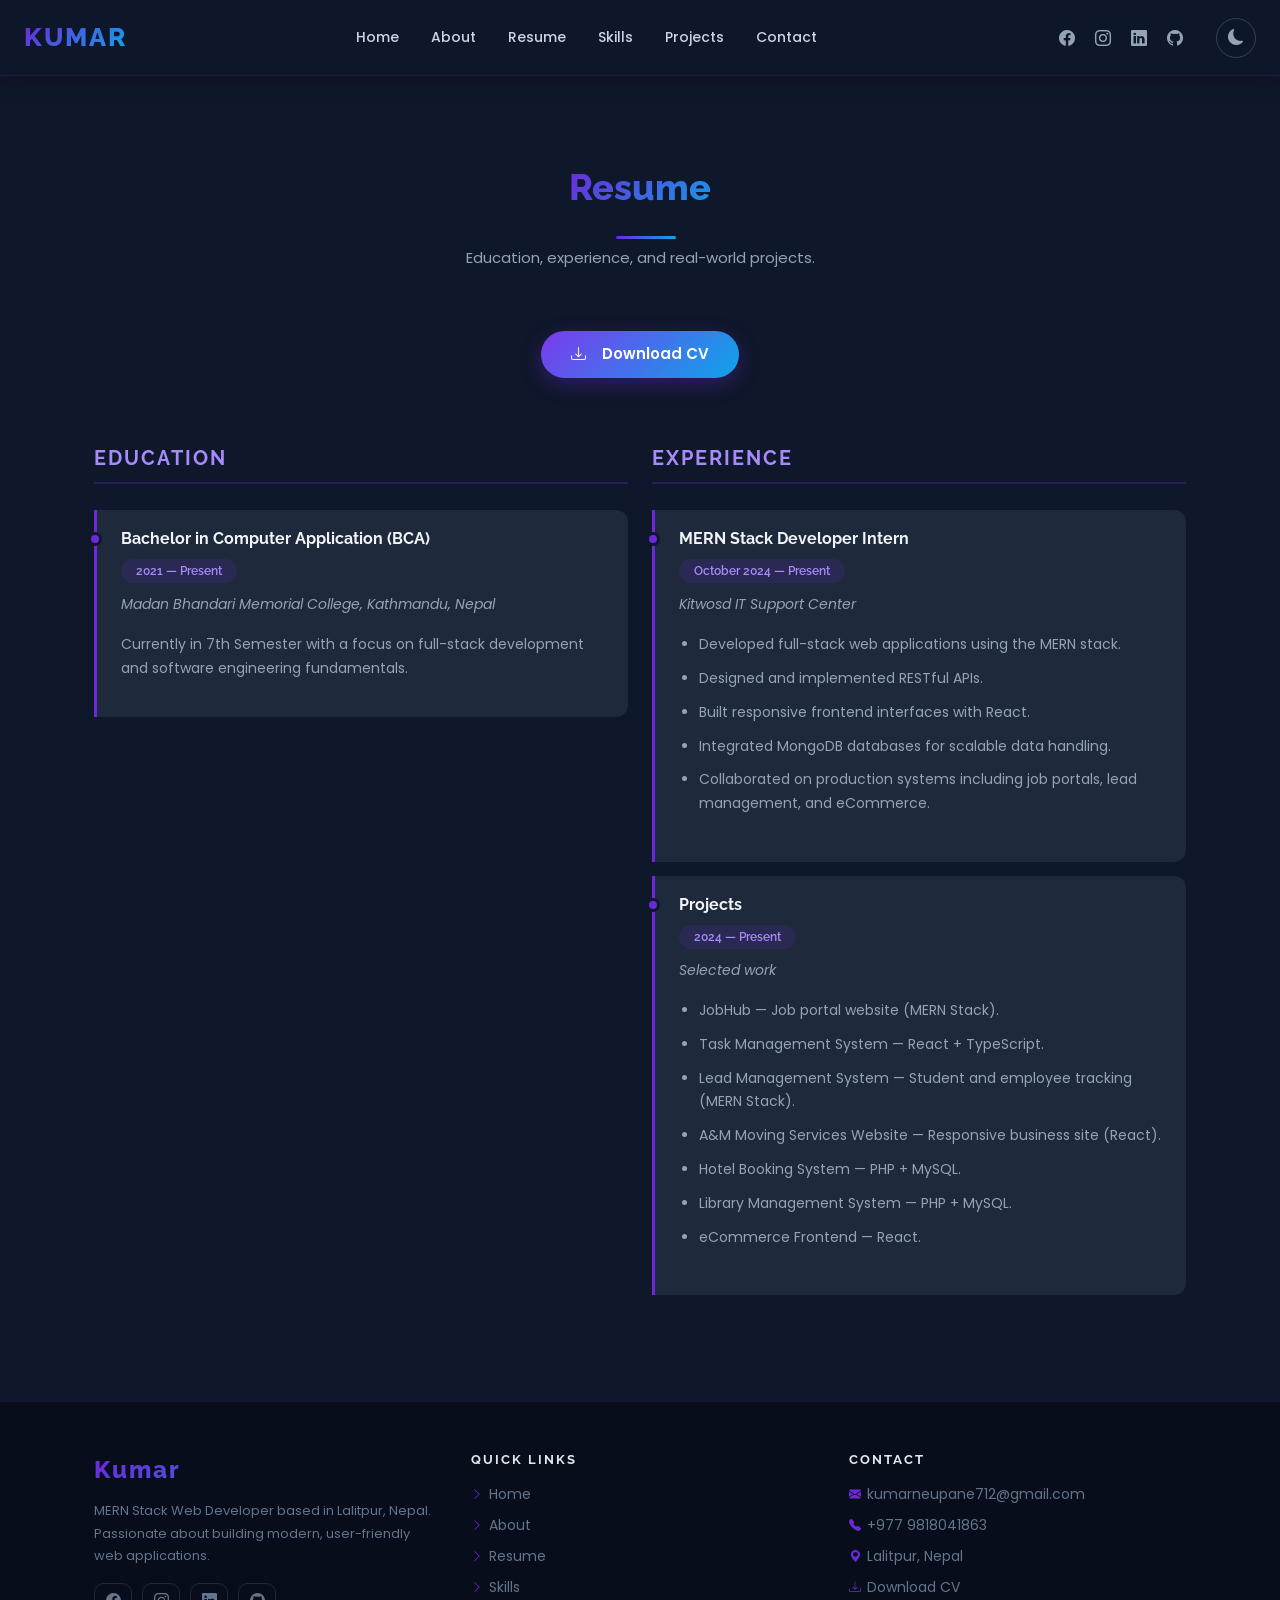
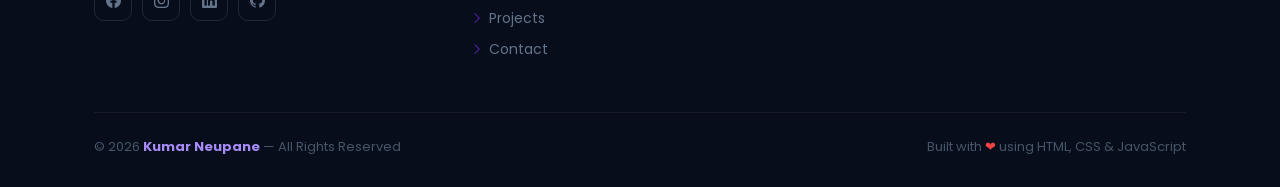
<file: resume.html>
<!DOCTYPE html>
<html lang="en" data-theme="dark">
<head>
  <meta charset="utf-8">
  <meta content="width=device-width, initial-scale=1.0" name="viewport">
  <title>Resume — Kumar Neupane</title>
  <meta name="description" content="Kumar Neupane — MERN Stack Web Developer based in Lalitpur, Nepal.">
  <link href="assets/img/favicon.png" rel="icon">
  <link href="https://fonts.googleapis.com/css2?family=Poppins:wght@300;400;500;600;700;800&family=Raleway:wght@300;400;600;700;800;900&display=swap" rel="stylesheet">
  <link href="assets/vendor/bootstrap/css/bootstrap.min.css" rel="stylesheet">
  <link href="assets/vendor/bootstrap-icons/bootstrap-icons.css" rel="stylesheet">
  <link rel="stylesheet" href="https://cdnjs.cloudflare.com/ajax/libs/font-awesome/6.5.1/css/all.min.css">
  <link href="assets/vendor/aos/aos.css" rel="stylesheet">
  <link href="assets/vendor/swiper/swiper-bundle.min.css" rel="stylesheet">
  <link href="assets/vendor/glightbox/css/glightbox.min.css" rel="stylesheet">
  <link href="assets/css/main.css" rel="stylesheet">
  <link href="assets/css/portfolio-custom.css" rel="stylesheet">
  <!-- Theme init (before first paint) -->
  <script src="assets/js/theme-toggle.js"></script>
</head>
<body class="resume-page">
  <header id="header" class="header d-flex align-items-center sticky-top">
    <div class="container-fluid position-relative d-flex align-items-center justify-content-between">

      <a href="index.html" class="logo d-flex align-items-center me-auto me-xl-0">
        <h1 class="sitename">Kumar</h1>
      </a>

      <nav id="navmenu" class="navmenu">
        <ul><li><a href="index.html">Home</a></li><li><a href="about.html">About</a></li><li><a href="resume.html" class="active">Resume</a></li><li><a href="services.html">Skills</a></li><li><a href="portfolio.html">Projects</a></li><li><a href="contact.html">Contact</a></li></ul>
      </nav>
      <button class="mobile-nav-toggle d-xl-none bi bi-list" aria-label="Open navigation" aria-expanded="false" aria-controls="navmenu"></button>

      <div class="d-flex align-items-center gap-1 ms-3">
        <div class="header-social-links d-none d-sm-flex">
          <a href="https://www.facebook.com/profile.php?id=100077754874916" target="_blank" rel="noopener noreferrer" aria-label="Facebook"><i class="bi bi-facebook"></i></a>
          <a href="https://www.instagram.com/kumar__neupane?igsh=MW40NDB0ZDhyMHNrMQ==" target="_blank" rel="noopener noreferrer" aria-label="Instagram"><i class="bi bi-instagram"></i></a>
          <a href="https://www.linkedin.com/in/kumar-neupane/" target="_blank" rel="noopener noreferrer" aria-label="LinkedIn"><i class="bi bi-linkedin"></i></a>
          <a href="https://github.com/Kumar-neaupane" target="_blank" rel="noopener noreferrer" aria-label="GitHub"><i class="bi bi-github"></i></a>
        </div>
        <button id="theme-toggle" aria-label="Toggle theme">
          <i class="bi bi-sun-fill icon-sun"></i>
          <i class="bi bi-moon-fill icon-moon"></i>
        </button>
      </div>

    </div>
  </header>

  <main class="main">
    <section id="resume" class="resume section">
      <div class="container section-title" data-aos="fade-up">
        <h2>Resume</h2>
        <p>Education, experience, and real-world projects.</p>
      </div>
      <div class="container">
        <div class="text-center mb-5" data-aos="fade-up">
          <a href="assets/kumarneupaneCV_.pdf" download class="btn-download-cv"><i class="bi bi-download me-2"></i> Download CV</a>
        </div>
        <div class="row gy-4">
          <div class="col-lg-6" data-aos="fade-up" data-aos-delay="100">
            <h3 class="resume-title">Education</h3>
            <div class="resume-item">
              <h4>Bachelor in Computer Application (BCA)</h4><h5>2021 — Present</h5>
              <p><em>Madan Bhandari Memorial College, Kathmandu, Nepal</em></p>
              <p>Currently in 7th Semester with a focus on full-stack development and software engineering fundamentals.</p>
            </div>
          </div>
          <div class="col-lg-6" data-aos="fade-up" data-aos-delay="200">
            <h3 class="resume-title">Experience</h3>
            <div class="resume-item">
              <h4>MERN Stack Developer Intern</h4><h5>October 2024 — Present</h5>
              <p><em>Kitwosd IT Support Center</em></p>
              <ul>
                <li>Developed full-stack web applications using the MERN stack.</li>
                <li>Designed and implemented RESTful APIs.</li>
                <li>Built responsive frontend interfaces with React.</li>
                <li>Integrated MongoDB databases for scalable data handling.</li>
                <li>Collaborated on production systems including job portals, lead management, and eCommerce.</li>
              </ul>
            </div>
            <div class="resume-item">
              <h4>Projects</h4><h5>2024 — Present</h5>
              <p><em>Selected work</em></p>
              <ul>
                <li>JobHub — Job portal website (MERN Stack).</li>
                <li>Task Management System — React + TypeScript.</li>
                <li>Lead Management System — Student and employee tracking (MERN Stack).</li>
                <li>A&amp;M Moving Services Website — Responsive business site (React).</li>
                <li>Hotel Booking System — PHP + MySQL.</li>
                <li>Library Management System — PHP + MySQL.</li>
                <li>eCommerce Frontend — React.</li>
              </ul>
            </div>
          </div>
        </div>
      </div>
    </section>
  </main>

  <footer id="footer" class="footer">
    <div class="container">

      <div class="footer-inner">

        <!-- Brand -->
        <div class="footer-brand">
          <span class="footer-logo">Kumar</span>
          <p>MERN Stack Web Developer based in Lalitpur, Nepal. Passionate about building modern, user-friendly web applications.</p>
          <div class="footer-social-row">
            <a href="https://www.facebook.com/profile.php?id=100077754874916" target="_blank" rel="noopener noreferrer" aria-label="Facebook"><i class="bi bi-facebook"></i></a>
            <a href="https://www.instagram.com/kumar__neupane?igsh=MW40NDB0ZDhyMHNrMQ==" target="_blank" rel="noopener noreferrer" aria-label="Instagram"><i class="bi bi-instagram"></i></a>
            <a href="https://www.linkedin.com/in/kumar-neupane/" target="_blank" rel="noopener noreferrer" aria-label="LinkedIn"><i class="bi bi-linkedin"></i></a>
            <a href="https://github.com/Kumar-neaupane" target="_blank" rel="noopener noreferrer" aria-label="GitHub"><i class="bi bi-github"></i></a>
          </div>
        </div>

        <!-- Quick Links -->
        <div class="footer-col">
          <h5>Quick Links</h5>
          <ul>
            <li><a href="index.html"><i class="bi bi-chevron-right"></i>Home</a></li>
            <li><a href="about.html"><i class="bi bi-chevron-right"></i>About</a></li>
            <li><a href="resume.html"><i class="bi bi-chevron-right"></i>Resume</a></li>
            <li><a href="services.html"><i class="bi bi-chevron-right"></i>Skills</a></li>
            <li><a href="portfolio.html"><i class="bi bi-chevron-right"></i>Projects</a></li>
            <li><a href="contact.html"><i class="bi bi-chevron-right"></i>Contact</a></li>
          </ul>
        </div>

        <!-- Contact Info -->
        <div class="footer-col">
          <h5>Contact</h5>
          <ul>
            <li><a href="mailto:kumarneupane712@gmail.com"><i class="bi bi-envelope-fill"></i>kumarneupane712@gmail.com</a></li>
            <li><a href="tel:+9779818041863"><i class="bi bi-telephone-fill"></i>+977 9818041863</a></li>
            <li><a href="#"><i class="bi bi-geo-alt-fill"></i>Lalitpur, Nepal</a></li>
            <li><a href="assets/kumarneupaneCV_.pdf" download><i class="bi bi-download"></i>Download CV</a></li>
          </ul>
        </div>

      </div>

      <div class="footer-bottom">
        <p class="copyright mb-0">
          © 2026 <strong class="sitename">Kumar Neupane</strong> — All Rights Reserved
        </p>
        <p class="copyright mb-0" style="font-size:12px;color:#334155;">
          Built with <span style="color:#ef4444;">&#10084;</span> using HTML, CSS &amp; JavaScript
        </p>
      </div>

    </div>
  </footer>

  <a href="#" id="scroll-top" class="scroll-top d-flex align-items-center justify-content-center"><i class="bi bi-arrow-up-short"></i></a>
  <div id="preloader"></div>
  <script src="assets/vendor/bootstrap/js/bootstrap.bundle.min.js"></script>
  <script src="assets/vendor/aos/aos.js"></script>
  <script src="assets/vendor/waypoints/noframework.waypoints.js"></script>
  <script src="assets/vendor/purecounter/purecounter_vanilla.js"></script>
  <script src="assets/vendor/swiper/swiper-bundle.min.js"></script>
  <script src="assets/vendor/glightbox/js/glightbox.min.js"></script>
  <script src="assets/vendor/imagesloaded/imagesloaded.pkgd.min.js"></script>
  <script src="assets/vendor/isotope-layout/isotope.pkgd.min.js"></script>
  <script src="assets/js/main.js"></script>
</body>
</html>
</file>
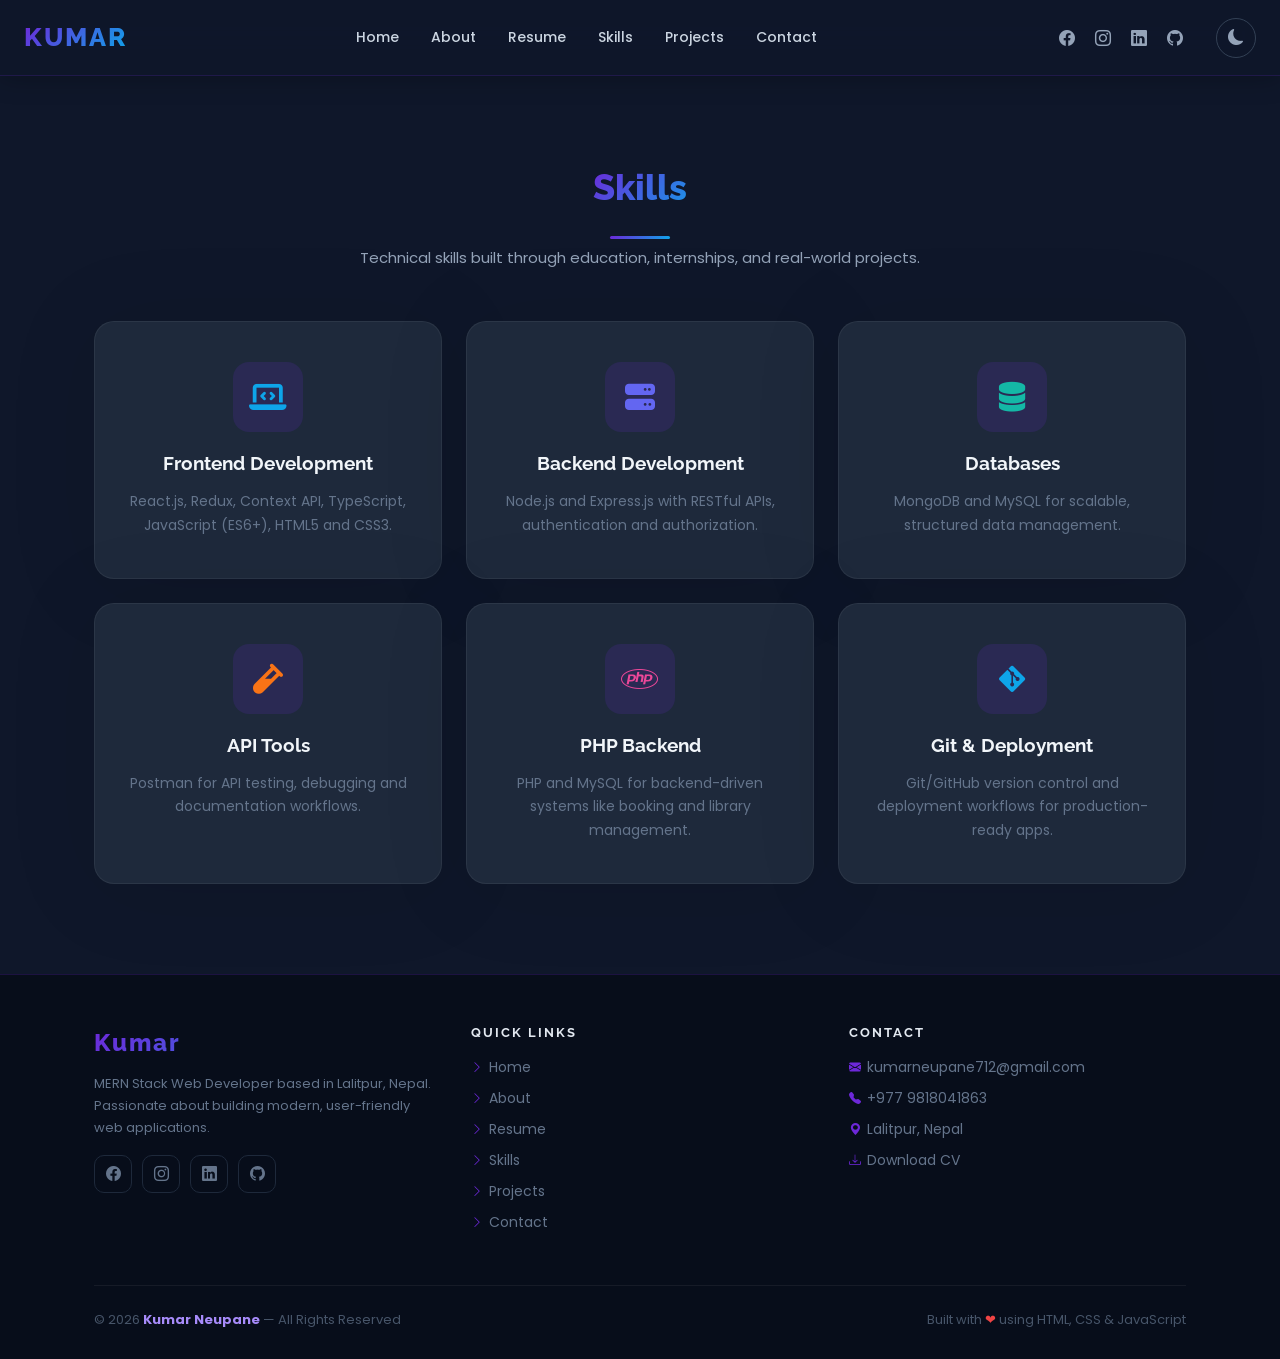
<file: services.html>
<!DOCTYPE html>
<html lang="en" data-theme="dark">
<head>
  <meta charset="utf-8">
  <meta content="width=device-width, initial-scale=1.0" name="viewport">
  <title>Skills — Kumar Neupane</title>
  <meta name="description" content="Kumar Neupane — MERN Stack Web Developer based in Lalitpur, Nepal.">
  <link href="assets/img/favicon.png" rel="icon">
  <link href="https://fonts.googleapis.com/css2?family=Poppins:wght@300;400;500;600;700;800&family=Raleway:wght@300;400;600;700;800;900&display=swap" rel="stylesheet">
  <link href="assets/vendor/bootstrap/css/bootstrap.min.css" rel="stylesheet">
  <link href="assets/vendor/bootstrap-icons/bootstrap-icons.css" rel="stylesheet">
  <link rel="stylesheet" href="https://cdnjs.cloudflare.com/ajax/libs/font-awesome/6.5.1/css/all.min.css">
  <link href="assets/vendor/aos/aos.css" rel="stylesheet">
  <link href="assets/vendor/swiper/swiper-bundle.min.css" rel="stylesheet">
  <link href="assets/vendor/glightbox/css/glightbox.min.css" rel="stylesheet">
  <link href="assets/css/main.css" rel="stylesheet">
  <link href="assets/css/portfolio-custom.css" rel="stylesheet">
  <!-- Theme init (before first paint) -->
  <script src="assets/js/theme-toggle.js"></script>
</head>
<body class="services-page">
  <header id="header" class="header d-flex align-items-center sticky-top">
    <div class="container-fluid position-relative d-flex align-items-center justify-content-between">

      <a href="index.html" class="logo d-flex align-items-center me-auto me-xl-0">
        <h1 class="sitename">Kumar</h1>
      </a>

      <nav id="navmenu" class="navmenu">
        <ul><li><a href="index.html">Home</a></li><li><a href="about.html">About</a></li><li><a href="resume.html">Resume</a></li><li><a href="services.html" class="active">Skills</a></li><li><a href="portfolio.html">Projects</a></li><li><a href="contact.html">Contact</a></li></ul>
      </nav>
      <button class="mobile-nav-toggle d-xl-none bi bi-list" aria-label="Open navigation" aria-expanded="false" aria-controls="navmenu"></button>

      <div class="d-flex align-items-center gap-1 ms-3">
        <div class="header-social-links d-none d-sm-flex">
          <a href="https://www.facebook.com/profile.php?id=100077754874916" target="_blank" rel="noopener noreferrer" aria-label="Facebook"><i class="bi bi-facebook"></i></a>
          <a href="https://www.instagram.com/kumar__neupane?igsh=MW40NDB0ZDhyMHNrMQ==" target="_blank" rel="noopener noreferrer" aria-label="Instagram"><i class="bi bi-instagram"></i></a>
          <a href="https://www.linkedin.com/in/kumar-neupane/" target="_blank" rel="noopener noreferrer" aria-label="LinkedIn"><i class="bi bi-linkedin"></i></a>
          <a href="https://github.com/Kumar-neaupane" target="_blank" rel="noopener noreferrer" aria-label="GitHub"><i class="bi bi-github"></i></a>
        </div>
        <button id="theme-toggle" aria-label="Toggle theme">
          <i class="bi bi-sun-fill icon-sun"></i>
          <i class="bi bi-moon-fill icon-moon"></i>
        </button>
      </div>

    </div>
  </header>

  <main class="main">
    <section id="services" class="services section">
      <div class="container section-title" data-aos="fade-up">
        <h2>Skills</h2>
        <p>Technical skills built through education, internships, and real-world projects.</p>
      </div>
      <div class="container">
        <div class="row gy-4">
          <div class="col-lg-4 col-md-6" data-aos="fade-up" data-aos-delay="100"><div class="service-item item-cyan position-relative"><div class="icon"><i class="fas fa-laptop-code"></i></div><h3>Frontend Development</h3><p>React.js, Redux, Context API, TypeScript, JavaScript (ES6+), HTML5 and CSS3.</p></div></div>
          <div class="col-lg-4 col-md-6" data-aos="fade-up" data-aos-delay="200"><div class="service-item item-indigo position-relative"><div class="icon"><i class="fas fa-server"></i></div><h3>Backend Development</h3><p>Node.js and Express.js with RESTful APIs, authentication and authorization.</p></div></div>
          <div class="col-lg-4 col-md-6" data-aos="fade-up" data-aos-delay="300"><div class="service-item item-teal position-relative"><div class="icon"><i class="fas fa-database"></i></div><h3>Databases</h3><p>MongoDB and MySQL for scalable, structured data management.</p></div></div>
          <div class="col-lg-4 col-md-6" data-aos="fade-up" data-aos-delay="400"><div class="service-item item-orange position-relative"><div class="icon"><i class="fas fa-vial"></i></div><h3>API Tools</h3><p>Postman for API testing, debugging and documentation workflows.</p></div></div>
          <div class="col-lg-4 col-md-6" data-aos="fade-up" data-aos-delay="500"><div class="service-item item-pink position-relative"><div class="icon"><i class="fab fa-php"></i></div><h3>PHP Backend</h3><p>PHP and MySQL for backend-driven systems like booking and library management.</p></div></div>
          <div class="col-lg-4 col-md-6" data-aos="fade-up" data-aos-delay="600"><div class="service-item item-cyan position-relative"><div class="icon"><i class="fab fa-git-alt"></i></div><h3>Git &amp; Deployment</h3><p>Git/GitHub version control and deployment workflows for production-ready apps.</p></div></div>
        </div>
      </div>
    </section>
  </main>

  <footer id="footer" class="footer">
    <div class="container">

      <div class="footer-inner">

        <!-- Brand -->
        <div class="footer-brand">
          <span class="footer-logo">Kumar</span>
          <p>MERN Stack Web Developer based in Lalitpur, Nepal. Passionate about building modern, user-friendly web applications.</p>
          <div class="footer-social-row">
            <a href="https://www.facebook.com/profile.php?id=100077754874916" target="_blank" rel="noopener noreferrer" aria-label="Facebook"><i class="bi bi-facebook"></i></a>
            <a href="https://www.instagram.com/kumar__neupane?igsh=MW40NDB0ZDhyMHNrMQ==" target="_blank" rel="noopener noreferrer" aria-label="Instagram"><i class="bi bi-instagram"></i></a>
            <a href="https://www.linkedin.com/in/kumar-neupane/" target="_blank" rel="noopener noreferrer" aria-label="LinkedIn"><i class="bi bi-linkedin"></i></a>
            <a href="https://github.com/Kumar-neaupane" target="_blank" rel="noopener noreferrer" aria-label="GitHub"><i class="bi bi-github"></i></a>
          </div>
        </div>

        <!-- Quick Links -->
        <div class="footer-col">
          <h5>Quick Links</h5>
          <ul>
            <li><a href="index.html"><i class="bi bi-chevron-right"></i>Home</a></li>
            <li><a href="about.html"><i class="bi bi-chevron-right"></i>About</a></li>
            <li><a href="resume.html"><i class="bi bi-chevron-right"></i>Resume</a></li>
            <li><a href="services.html"><i class="bi bi-chevron-right"></i>Skills</a></li>
            <li><a href="portfolio.html"><i class="bi bi-chevron-right"></i>Projects</a></li>
            <li><a href="contact.html"><i class="bi bi-chevron-right"></i>Contact</a></li>
          </ul>
        </div>

        <!-- Contact Info -->
        <div class="footer-col">
          <h5>Contact</h5>
          <ul>
            <li><a href="mailto:kumarneupane712@gmail.com"><i class="bi bi-envelope-fill"></i>kumarneupane712@gmail.com</a></li>
            <li><a href="tel:+9779818041863"><i class="bi bi-telephone-fill"></i>+977 9818041863</a></li>
            <li><a href="#"><i class="bi bi-geo-alt-fill"></i>Lalitpur, Nepal</a></li>
            <li><a href="assets/kumarneupaneCV_.pdf" download><i class="bi bi-download"></i>Download CV</a></li>
          </ul>
        </div>

      </div>

      <div class="footer-bottom">
        <p class="copyright mb-0">
          © 2026 <strong class="sitename">Kumar Neupane</strong> — All Rights Reserved
        </p>
        <p class="copyright mb-0" style="font-size:12px;color:#334155;">
          Built with <span style="color:#ef4444;">&#10084;</span> using HTML, CSS &amp; JavaScript
        </p>
      </div>

    </div>
  </footer>

  <a href="#" id="scroll-top" class="scroll-top d-flex align-items-center justify-content-center"><i class="bi bi-arrow-up-short"></i></a>
  <div id="preloader"></div>
  <script src="assets/vendor/bootstrap/js/bootstrap.bundle.min.js"></script>
  <script src="assets/vendor/aos/aos.js"></script>
  <script src="assets/vendor/waypoints/noframework.waypoints.js"></script>
  <script src="assets/vendor/purecounter/purecounter_vanilla.js"></script>
  <script src="assets/vendor/swiper/swiper-bundle.min.js"></script>
  <script src="assets/vendor/glightbox/js/glightbox.min.js"></script>
  <script src="assets/vendor/imagesloaded/imagesloaded.pkgd.min.js"></script>
  <script src="assets/vendor/isotope-layout/isotope.pkgd.min.js"></script>
  <script src="assets/js/main.js"></script>
</body>
</html>
</file>
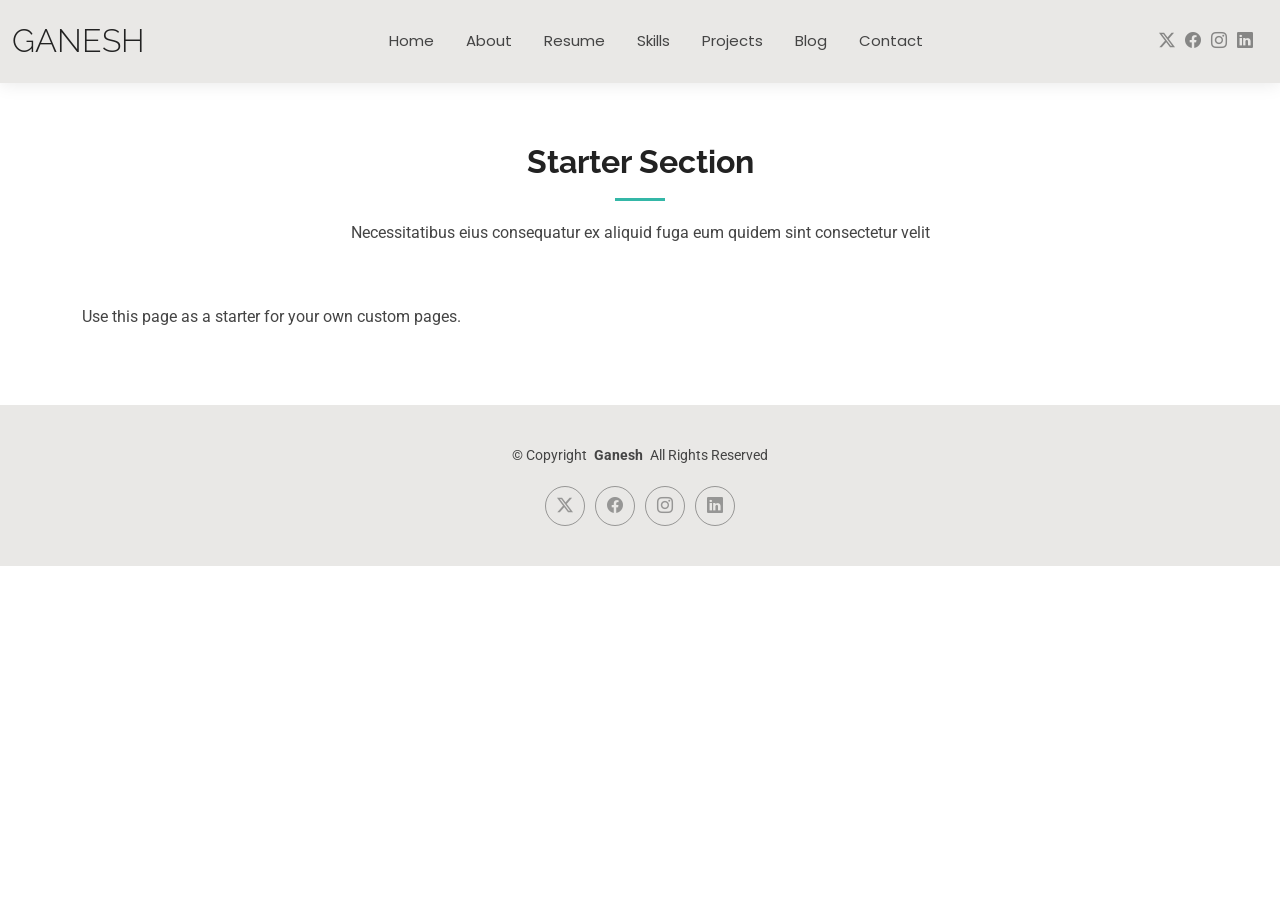
<file: starter-page.html>
<!DOCTYPE html>
<html lang="en">

<head>
  <meta charset="utf-8">
  <meta content="width=device-width, initial-scale=1.0" name="viewport">
  <title>Starter Page - Kelly Bootstrap Template</title>
  <meta name="description" content="">
  <meta name="keywords" content="">

  <!-- Favicons -->
  <link href="assets/img/favicon.png" rel="icon">
  <link href="assets/img/apple-touch-icon.png" rel="apple-touch-icon">

  <!-- Fonts -->
  <link href="https://fonts.googleapis.com" rel="preconnect">
  <link href="https://fonts.gstatic.com" rel="preconnect" crossorigin>
  <link href="https://fonts.googleapis.com/css2?family=Roboto:ital,wght@0,100;0,300;0,400;0,500;0,700;0,900;1,100;1,300;1,400;1,500;1,700;1,900&family=Poppins:ital,wght@0,100;0,200;0,300;0,400;0,500;0,600;0,700;0,800;0,900;1,100;1,200;1,300;1,400;1,500;1,600;1,700;1,800;1,900&family=Raleway:ital,wght@0,100;0,200;0,300;0,400;0,500;0,600;0,700;0,800;0,900;1,100;1,200;1,300;1,400;1,500;1,600;1,700;1,800;1,900&display=swap" rel="stylesheet">

  <!-- Vendor CSS Files -->
  <link href="assets/vendor/bootstrap/css/bootstrap.min.css" rel="stylesheet">
  <link href="assets/vendor/bootstrap-icons/bootstrap-icons.css" rel="stylesheet">
  <link href="assets/vendor/aos/aos.css" rel="stylesheet">
  <link href="assets/vendor/swiper/swiper-bundle.min.css" rel="stylesheet">
  <link href="assets/vendor/glightbox/css/glightbox.min.css" rel="stylesheet">

  <!-- Main CSS File -->
  <link href="assets/css/main.css" rel="stylesheet">

  <!-- =======================================================
  * Template Name: Kelly
  * Template URL: https://bootstrapmade.com/kelly-free-bootstrap-cv-resume-html-template/
  * Updated: Aug 07 2024 with Bootstrap v5.3.3
  * Author: BootstrapMade.com
  * License: https://bootstrapmade.com/license/
  ======================================================== -->
</head>

<body class="starter-page-page">

  <header id="header" class="header d-flex align-items-center light-background sticky-top">
    <div class="container-fluid position-relative d-flex align-items-center justify-content-between">

      <a href="index.html" class="logo d-flex align-items-center me-auto me-xl-0">
        <!-- Uncomment the line below if you also wish to use an image logo -->
        <!-- <img src="assets/img/logo.png" alt=""> -->
        <h1 class="sitename">Ganesh</h1>
      </a>

      <nav id="navmenu" class="navmenu">
        <ul>
          <li><a href="index.html">Home</a></li>
          <li><a href="about.html" >About</a></li>
          <li><a href="resume.html">Resume</a></li>
          <li><a href="services.html">Skills</a></li>
          <li><a href="portfolio.html">Projects</a></li>
          <li><a href="blog.html">Blog</a></li>
          <li><a href="contact.html">Contact</a></li>
        </ul>
        <i class="mobile-nav-toggle d-xl-none bi bi-list"></i>
      </nav>

      <div class="header-social-links">
        <a href="#" class="twitter"><i class="bi bi-twitter-x"></i></a>
        <a href="#" class="facebook"><i class="bi bi-facebook"></i></a>
        <a href="#" class="instagram"><i class="bi bi-instagram"></i></a>
        <a href="#" class="linkedin"><i class="bi bi-linkedin"></i></a>
      </div>

    </div>
  </header>

  <main class="main">

    <!-- Starter Section Section -->
    <section id="starter-section" class="starter-section section">

      <!-- Section Title -->
      <div class="container section-title" data-aos="fade-up">
        <h2>Starter Section</h2>
        <p>Necessitatibus eius consequatur ex aliquid fuga eum quidem sint consectetur velit</p>
      </div><!-- End Section Title -->

      <div class="container" data-aos="fade-up">
        <p>Use this page as a starter for your own custom pages.</p>
      </div>

    </section><!-- /Starter Section Section -->

  </main>

  <footer id="footer" class="footer light-background">

    <div class="container">
      <div class="copyright text-center ">
        <p>© <span>Copyright</span> <strong class="px-1 sitename">Ganesh</strong> <span>All Rights Reserved<br></span></p>
      </div>
      <div class="social-links d-flex justify-content-center">
        <a href=""><i class="bi bi-twitter-x"></i></a>
        <a href=""><i class="bi bi-facebook"></i></a>
        <a href=""><i class="bi bi-instagram"></i></a>
        <a href=""><i class="bi bi-linkedin"></i></a>
      </div>
    
    </div>

  </footer>

  <!-- Scroll Top -->
  <a href="#" id="scroll-top" class="scroll-top d-flex align-items-center justify-content-center"><i class="bi bi-arrow-up-short"></i></a>

  <!-- Preloader -->
  <div id="preloader"></div>

  <!-- Vendor JS Files -->
  <script src="assets/vendor/bootstrap/js/bootstrap.bundle.min.js"></script>
  <script src="assets/vendor/php-email-form/validate.js"></script>
  <script src="assets/vendor/aos/aos.js"></script>
  <script src="assets/vendor/waypoints/noframework.waypoints.js"></script>
  <script src="assets/vendor/purecounter/purecounter_vanilla.js"></script>
  <script src="assets/vendor/swiper/swiper-bundle.min.js"></script>
  <script src="assets/vendor/glightbox/js/glightbox.min.js"></script>
  <script src="assets/vendor/imagesloaded/imagesloaded.pkgd.min.js"></script>
  <script src="assets/vendor/isotope-layout/isotope.pkgd.min.js"></script>

  <!-- Main JS File -->
  <script src="assets/js/main.js"></script>

</body>

</html>
</file>
<file: assets/css/portfolio-custom.css>
/*--------------------------------------------------------------
# Portfolio Custom CSS — Modern Professional Design
# Kumar Neupane Portfolio  |  Dark/Light Mode + Full Responsive
--------------------------------------------------------------*/

/* ============================================================
   THEME VARIABLES — Dark Mode (default)
   ============================================================ */
:root,
[data-theme="dark"] {
  --bg-primary:    #0f172a;
  --bg-secondary:  #111827;
  --bg-card:       #1e293b;
  --bg-card-hover: #243044;
  --text-primary:  #f1f5f9;
  --text-secondary:#cbd5e1;
  --text-muted:    #94a3b8;
  --text-faint:    #64748b;
  --border-color:  #334155;
  --border-subtle: rgba(255,255,255,0.06);
  --header-bg:     rgba(15,23,42,0.97);
  --nav-bg-mobile: #1a2740;
  --nav-overlay:   rgba(5,10,25,0.92);
  --footer-bg:     #070d1a;
  --progress-track:rgba(255,255,255,0.06);
  --input-bg:      rgba(255,255,255,0.04);
  --input-border:  rgba(255,255,255,0.1);
  --shadow-card:   0 8px 32px rgba(0,0,0,0.45);
  --shadow-hover:  0 20px 60px rgba(0,0,0,0.6);
  --icon-tint:     rgba(109,40,217,0.15);
  --icon-glow:     rgba(109,40,217,0.4);
  --accent:        #6d28d9;
  --accent-light:  #8b5cf6;
  --accent-pale:   #a78bfa;
  --secondary-c:   #0ea5e9;
  --gradient:      linear-gradient(135deg,#6d28d9 0%,#0ea5e9 100%);
  --gradient-btn:  linear-gradient(135deg,#7c3aed 0%,#0ea5e9 100%);
  --radius:        12px;
  --radius-lg:     20px;
  --radius-xl:     28px;
  --transition:    all 0.35s cubic-bezier(.4,0,.2,1);
  --scrollbar-track:#0f172a;
}

/* ============================================================
   THEME VARIABLES — Light Mode
   ============================================================ */
[data-theme="light"] {
  --bg-primary:    #f8fafc;
  --bg-secondary:  #f1f5f9;
  --bg-card:       #ffffff;
  --bg-card-hover: #f0f4ff;
  --text-primary:  #0f172a;
  --text-secondary:#1e293b;
  --text-muted:    #475569;
  --text-faint:    #64748b;
  --border-color:  #e2e8f0;
  --border-subtle: rgba(0,0,0,0.06);
  --header-bg:     rgba(248,250,252,0.97);
  --nav-bg-mobile: #ffffff;
  --nav-overlay:   rgba(15,23,42,0.6);
  --footer-bg:     #f8fafc;
  --progress-track:rgba(0,0,0,0.07);
  --input-bg:      #f8fafc;
  --input-border:  #cbd5e1;
  --shadow-card:   0 4px 20px rgba(0,0,0,0.08);
  --shadow-hover:  0 12px 40px rgba(0,0,0,0.15);
  --icon-tint:     rgba(109,40,217,0.1);
  --icon-glow:     rgba(109,40,217,0.3);
  --scrollbar-track:#f1f5f9;
}

/* ============================================================
   GLOBAL BASE
   ============================================================ */
*, *::before, *::after { box-sizing: border-box; }

html { scroll-behavior: smooth; }

body {
  background-color: var(--bg-primary) !important;
  color: var(--text-secondary) !important;
  font-family: "Poppins", system-ui, sans-serif !important;
  transition: background-color 0.4s ease, color 0.4s ease;
  -webkit-font-smoothing: antialiased;
}

h1, h2, h3, h4, h5, h6 {
  color: var(--text-primary) !important;
  font-family: "Raleway", sans-serif !important;
}

p { color: var(--text-muted) !important; }

a { color: var(--accent-light); transition: var(--transition); }
a:hover { color: var(--accent-pale); }

/* Scrollbar */
::-webkit-scrollbar { width: 5px; }
::-webkit-scrollbar-track { background: var(--scrollbar-track); }
::-webkit-scrollbar-thumb { background: var(--accent); border-radius: 3px; }
::-webkit-scrollbar-thumb:hover { background: var(--accent-light); }

/* Selection */
::selection { background: rgba(109,40,217,0.4); color:#fff; }

/* ============================================================
   HEADER
   ============================================================ */
.header {
  background: var(--header-bg) !important;
  backdrop-filter: blur(20px) saturate(180%) !important;
  -webkit-backdrop-filter: blur(20px) saturate(180%) !important;
  border-bottom: 1px solid rgba(109,40,217,0.18) !important;
  box-shadow: 0 2px 24px rgba(0,0,0,0.25) !important;
  padding: 12px 0 !important;
  transition: background 0.4s ease, box-shadow 0.4s ease !important;
}

.header .logo h1.sitename {
  background: var(--gradient);
  -webkit-background-clip: text;
  -webkit-text-fill-color: transparent;
  background-clip: text;
  font-weight: 800 !important;
  letter-spacing: 2px !important;
  font-size: 26px !important;
}

/* ============================================================
   NAVIGATION — Desktop
   ============================================================ */
.navmenu a,
.navmenu a:focus {
  color: var(--text-secondary) !important;
  font-weight: 500 !important;
  font-size: 14px !important;
  transition: var(--transition) !important;
}

.navmenu a:hover,
.navmenu .active,
.navmenu .active:focus {
  color: var(--accent-light) !important;
}

.navmenu > ul > li > a:before {
  background-color: var(--accent) !important;
}

/* ============================================================
   HEADER SOCIAL LINKS
   ============================================================ */
.header-social-links {
  display: flex !important;
  align-items: center !important;
  gap: 2px !important;
}

.header-social-links a {
  color: var(--text-muted) !important;
  font-size: 16px !important;
  width: 34px !important;
  height: 34px !important;
  display: inline-flex !important;
  align-items: center !important;
  justify-content: center !important;
  border-radius: 8px !important;
  transition: var(--transition) !important;
  border: 1px solid transparent !important;
}

.header-social-links a:hover {
  color: var(--accent-light) !important;
  background: rgba(109,40,217,0.12) !important;
  border-color: rgba(109,40,217,0.25) !important;
  transform: translateY(-2px);
}

/* ============================================================
   THEME TOGGLE BUTTON
   ============================================================ */
#theme-toggle {
  background: none !important;
  border: 1px solid var(--border-color) !important;
  border-radius: 50px !important;
  cursor: pointer;
  width: 40px !important;
  height: 40px !important;
  display: flex !important;
  align-items: center !important;
  justify-content: center !important;
  font-size: 16px !important;
  color: var(--text-muted) !important;
  transition: var(--transition) !important;
  flex-shrink: 0;
  margin-left: 8px;
}

#theme-toggle:hover {
  background: rgba(109,40,217,0.12) !important;
  border-color: var(--accent) !important;
  color: var(--accent-light) !important;
  transform: rotate(20deg) scale(1.1);
}

#theme-toggle .icon-sun  { display: none; }
#theme-toggle .icon-moon { display: block; }
[data-theme="light"] #theme-toggle .icon-sun  { display: block; }
[data-theme="light"] #theme-toggle .icon-moon { display: none; }

/* ============================================================
   HEADER LAYOUT — Mobile polish (hamburger left, theme right)
   Fixes template flex order causing icons before logo
   ============================================================ */
@media (max-width: 1199px) {
  .header .container-fluid {
    /* More breathing room on mobile/tablet */
    padding-left: 18px !important;
    padding-right: 18px !important;
    gap: 10px;
  }

  /* Ensure predictable order inside header flex */
  .header .mobile-nav-toggle {
    order: 1 !important;
    margin-left: 2px;
  }

  .header .logo {
    order: 2 !important;
    margin-right: auto !important;
  }

  .header #navmenu {
    order: 3 !important;
  }

  /* Right-side controls (theme toggle) */
  .header .d-flex.align-items-center.gap-1.ms-3 {
    order: 4 !important;
    margin-left: auto !important; /* override bootstrap ms-3 */
    margin-right: 2px;
  }

  #theme-toggle {
    margin-left: 0 !important;
  }

  /* When the mobile menu is open, the close (X) sits top-right.
     Hide the theme toggle so they don't overlap. */
  body.mobile-nav-active #theme-toggle {
    opacity: 0;
    pointer-events: none;
  }
}

@media (max-width: 575px) {
  .header .container-fluid {
    padding-left: 16px !important;
    padding-right: 16px !important;
  }
}

/* ============================================================
   MOBILE TEXT SPACING
   ============================================================ */
@media (max-width: 767px) {
  .hero .container,
  .section .container,
  section .container {
    padding-left: 28px !important;
    padding-right: 28px !important;
  }

  /* Hero inner col also gets breathing room */
  .hero .row > [class*="col"] {
    padding-left: 4px !important;
    padding-right: 4px !important;
  }

  .hero h2 {
    padding-left: 2px;
  }

  .hero-badge {
    margin-left: 2px;
  }

  .hero-actions {
    flex-direction: column !important;
    gap: 10px !important;
  }

  .btn-hero-primary,
  .btn-hero-outline {
    width: 100% !important;
    justify-content: center !important;
  }

  .hero-stats {
    gap: 18px !important;
  }

  .hero-desc,
  .section-title p {
    padding-left: 2px;
    padding-right: 2px;
  }
}

/* ============================================================
   MOBILE NAVIGATION — Stylish slide-in drawer with glassmorphism
   Works together with JS that toggles body.mobile-nav-active
   ============================================================ */

/* ── Hamburger button — hidden on desktop, shown on mobile ── */
.mobile-nav-toggle {
  display: none; /* shown via media query below */
  background: transparent;
  border: 1.5px solid rgba(109, 40, 217, 0.45);
  border-radius: 12px;
  color: var(--text-primary) !important;
  font-size: 22px;
  cursor: pointer;
  width: 44px;
  height: 44px;
  min-width: 44px;
  min-height: 44px;
  align-items: center;
  justify-content: center;
  padding: 0;
  line-height: 0;
  font-family: inherit;
  transition: background 0.25s, color 0.25s, border-color 0.25s, transform 0.25s;
  position: relative;
  z-index: 100;
}

.mobile-nav-toggle:hover {
  background: rgba(109, 40, 217, 0.14);
  border-color: var(--accent);
  color: var(--accent-light) !important;
  transform: scale(1.08);
}

.mobile-nav-toggle:focus-visible {
  outline: 2px solid var(--accent-light);
  outline-offset: 2px;
}

/* ── Show hamburger on tablet/mobile ── */
@media (max-width: 1199px) {
  .mobile-nav-toggle {
    display: inline-flex !important;
  }

  /* Keep desktop navmenu hidden; drawer is controlled by body class */
  .navmenu {
    padding: 0 !important;
  }

  .navmenu > ul {
    display: none !important; /* hidden unless mobile-nav-active */
  }
}

/* ── BACKDROP — blurred dark overlay behind drawer ── */
body.mobile-nav-active {
  overflow: hidden !important;
}

body.mobile-nav-active::before {
  content: "";
  position: fixed;
  inset: 0;
  background: rgba(5, 8, 22, 0.78);
  backdrop-filter: blur(8px);
  -webkit-backdrop-filter: blur(8px);
  z-index: 10000;
  animation: fadeInBackdrop 0.3s ease forwards;
}

@keyframes fadeInBackdrop {
  from { opacity: 0; }
  to   { opacity: 1; }
}

/* Header creates a stacking context (z-index: 997 in main.css).
   Lift it above the backdrop so the drawer isn't blurred/hidden. */
@media (max-width: 1199px) {
  body.mobile-nav-active #header {
    z-index: 10005 !important;
  }
}

/* ── DRAWER CONTAINER ── */
body.mobile-nav-active #navmenu {
  position: fixed !important;
  top: 0 !important;
  right: 0 !important;
  bottom: 0 !important;
  left: auto !important;
  width: min(340px, 88vw) !important;
  height: 100vh !important;
  z-index: 10004 !important;
  display: flex !important;
  flex-direction: column;
  background: linear-gradient(160deg, rgba(22, 12, 46, 0.98) 0%, rgba(15, 23, 42, 0.99) 100%) !important;
  border-left: 1px solid rgba(109, 40, 217, 0.25);
  box-shadow: -20px 0 70px rgba(0, 0, 0, 0.6);
  padding: 0 !important;
  overflow: hidden;
  animation: slideInDrawer 0.35s cubic-bezier(0.22, 1, 0.36, 1) forwards;
}

[data-theme="light"] body.mobile-nav-active #navmenu {
  background: linear-gradient(160deg, rgba(255,255,255,0.98) 0%, rgba(248,250,252,0.99) 100%) !important;
  border-left: 1px solid rgba(109, 40, 217, 0.18);
}

@keyframes slideInDrawer {
  from { transform: translateX(100%); opacity: 0.6; }
  to   { transform: translateX(0);   opacity: 1;   }
}

/* ── Drawer header strip ── */
body.mobile-nav-active #navmenu::before {
  content: "Menu";
  display: flex;
  align-items: center;
  padding: 22px 28px 16px;
  font-family: "Raleway", sans-serif;
  font-size: 11px;
  font-weight: 700;
  letter-spacing: 3px;
  text-transform: uppercase;
  color: var(--accent-pale, #a78bfa);
  border-bottom: 1px solid rgba(109, 40, 217, 0.2);
  background: rgba(109, 40, 217, 0.06);
}

/* ── Drawer nav list ── */
body.mobile-nav-active #navmenu > ul {
  display: flex !important;
  flex-direction: column;
  list-style: none;
  margin: 0;
  padding: 12px 0 !important;
  overflow-y: auto;
  flex: 1;
  position: static !important;
  inset: auto !important;
  background: transparent !important;
  border: none !important;
  box-shadow: none !important;
  border-radius: 0 !important;
  width: 100% !important;
  max-height: none !important;
}

/* Stagger animation for each nav item */
body.mobile-nav-active #navmenu > ul > li {
  opacity: 0;
  transform: translateX(30px);
  animation: navItemSlide 0.35s ease forwards;
}
body.mobile-nav-active #navmenu > ul > li:nth-child(1) { animation-delay: 0.08s; }
body.mobile-nav-active #navmenu > ul > li:nth-child(2) { animation-delay: 0.13s; }
body.mobile-nav-active #navmenu > ul > li:nth-child(3) { animation-delay: 0.18s; }
body.mobile-nav-active #navmenu > ul > li:nth-child(4) { animation-delay: 0.23s; }
body.mobile-nav-active #navmenu > ul > li:nth-child(5) { animation-delay: 0.28s; }
body.mobile-nav-active #navmenu > ul > li:nth-child(6) { animation-delay: 0.33s; }
body.mobile-nav-active #navmenu > ul > li:nth-child(7) { animation-delay: 0.38s; }

@keyframes navItemSlide {
  to { opacity: 1; transform: translateX(0); }
}

/* ── Drawer nav links ── */
body.mobile-nav-active #navmenu a,
body.mobile-nav-active #navmenu a:focus {
  display: flex !important;
  align-items: center !important;
  justify-content: flex-start !important;
  gap: 14px;
  padding: 15px 28px !important;
  font-size: 15px !important;
  font-weight: 500 !important;
  font-family: "Poppins", system-ui, sans-serif !important;
  color: rgba(226, 232, 240, 0.9) !important;
  border-bottom: 1px solid rgba(109, 40, 217, 0.1) !important;
  text-decoration: none !important;
  white-space: nowrap;
  min-height: 52px;
  transition: background 0.2s, color 0.2s, padding-left 0.2s !important;
  position: relative;
}

[data-theme="light"] body.mobile-nav-active #navmenu a,
[data-theme="light"] body.mobile-nav-active #navmenu a:focus {
  color: #1e293b !important;
  border-bottom-color: rgba(0, 0, 0, 0.06) !important;
}

/* Left accent bar on hover */
body.mobile-nav-active #navmenu a::before {
  content: "";
  position: absolute;
  left: 0;
  top: 0;
  bottom: 0;
  width: 3px;
  background: var(--gradient, linear-gradient(135deg,#6d28d9,#0ea5e9));
  border-radius: 0 3px 3px 0;
  transform: scaleY(0);
  transition: transform 0.2s;
}

body.mobile-nav-active #navmenu li:last-child > a {
  border-bottom: none !important;
}

/* Icon per nav item (decorative emoji/icon prefix) */
body.mobile-nav-active #navmenu a::after {
  content: "→";
  margin-left: auto;
  font-size: 12px;
  opacity: 0.35;
  transition: opacity 0.2s, transform 0.2s;
}

body.mobile-nav-active #navmenu a:hover::after,
body.mobile-nav-active #navmenu .active::after {
  opacity: 0.85;
  transform: translateX(4px);
}

body.mobile-nav-active #navmenu a:hover,
body.mobile-nav-active #navmenu .active,
body.mobile-nav-active #navmenu .active:focus {
  background: rgba(109, 40, 217, 0.1) !important;
  color: var(--accent-pale, #a78bfa) !important;
  padding-left: 34px !important;
}

body.mobile-nav-active #navmenu a:hover::before,
body.mobile-nav-active #navmenu .active::before {
  transform: scaleY(1);
}

[data-theme="light"] body.mobile-nav-active #navmenu a:hover {
  background: rgba(109, 40, 217, 0.07) !important;
  color: #6d28d9 !important;
}

/* ── Close (×) button becomes fixed corner pill ── */
body.mobile-nav-active .mobile-nav-toggle {
  position: fixed !important;
  top: 16px !important;
  right: 16px !important;
  z-index: 10006 !important;
  width: 44px !important;
  height: 44px !important;
  background: linear-gradient(135deg, #7c3aed, #0ea5e9) !important;
  color: #ffffff !important;
  border: none !important;
  border-radius: 12px !important;
  box-shadow: 0 6px 20px rgba(109, 40, 217, 0.5) !important;
  transform: rotate(0deg) scale(1);
  animation: popIn 0.3s cubic-bezier(0.34, 1.56, 0.64, 1) forwards;
}

body.mobile-nav-active .mobile-nav-toggle:hover {
  transform: rotate(90deg) scale(1.08) !important;
  box-shadow: 0 8px 28px rgba(109, 40, 217, 0.7) !important;
}

@keyframes popIn {
  from { transform: scale(0.7) rotate(-90deg); opacity: 0; }
  to   { transform: scale(1)   rotate(0deg);   opacity: 1; }
}

/* ── Responsive: hide social links on very small screens ── */
@media (max-width: 480px) {
  .header-social-links { display: none !important; }
}

/* ============================================================
   SECTIONS
   ============================================================ */
section, .section {
  background-color: var(--bg-primary) !important;
  padding: 80px 0 !important;
  transition: background-color 0.4s ease !important;
}

section:nth-child(even),
.section:nth-child(even) {
  background-color: var(--bg-secondary) !important;
}

.light-background {
  background-color: var(--bg-secondary) !important;
}

/* ============================================================
   SECTION TITLE
   ============================================================ */
.section-title {
  text-align: center;
  padding-bottom: 50px !important;
  position: relative;
}

.section-title h2 {
  font-size: clamp(26px, 4vw, 36px) !important;
  font-weight: 800 !important;
  margin-bottom: 16px !important;
  position: relative;
  display: inline-block;
  background: var(--gradient);
  -webkit-background-clip: text;
  -webkit-text-fill-color: transparent;
  background-clip: text;
}

.section-title h2::after {
  content: "";
  position: absolute;
  bottom: -10px;
  left: 50%;
  transform: translateX(-50%);
  width: 60px;
  height: 3px;
  background: var(--gradient);
  border-radius: 2px;
}

.section-title p {
  color: var(--text-muted) !important;
  font-size: 15px !important;
  max-width: 580px;
  margin: 0 auto !important;
  line-height: 1.75 !important;
}

/* ============================================================
   HERO SECTION
   ============================================================ */
.hero {
  background-color: transparent !important;
  min-height: 100vh !important;
  padding: 0 !important;
  position: relative;
  overflow: hidden;
  display: flex !important;
  align-items: center !important;
}

.hero::before {
  content: "";
  position: absolute;
  inset: 0;
  background: linear-gradient(160deg,rgba(109,40,217,0.28) 0%,rgba(10,15,34,0.97) 65%);
  z-index: 2;
}

.hero-bg-image {
  position: absolute;
  inset: 0;
  width: 100%; height: 100%;
  object-fit: cover;
  object-position: center 20%;
  z-index: 1;
  filter: brightness(0.3) saturate(0.7);
}

[data-theme="light"] .hero-bg-image {
  filter: brightness(0.5) saturate(0.6);
}

[data-theme="light"] .hero::before {
  background: linear-gradient(160deg,rgba(109,40,217,0.18) 0%,rgba(248,250,252,0.88) 70%);
}

.hero .container { position: relative; z-index: 3; }

/* Particles */
.hero-particles {
  position: absolute; inset: 0; z-index: 2;
  overflow: hidden; pointer-events: none;
}
.hero-particles span {
  position: absolute; width: 3px; height: 3px;
  background: rgba(139,92,246,0.6); border-radius: 50%;
  animation: float-particle linear infinite;
}
@keyframes float-particle {
  0%   { transform: translateY(100vh) scale(0); opacity: 0; }
  10%  { opacity: 1; }
  90%  { opacity: 1; }
  100% { transform: translateY(-100px) scale(1); opacity: 0; }
}
.hero-particles span:nth-child(1) { left:10%;width:5px;height:5px;animation-duration:12s;animation-delay:0s; }
.hero-particles span:nth-child(2) { left:20%;animation-duration:15s;animation-delay:2s; }
.hero-particles span:nth-child(3) { left:30%;width:4px;height:4px;animation-duration:10s;animation-delay:4s; }
.hero-particles span:nth-child(4) { left:45%;animation-duration:18s;animation-delay:1s; }
.hero-particles span:nth-child(5) { left:60%;width:6px;height:6px;animation-duration:13s;animation-delay:3s; }
.hero-particles span:nth-child(6) { left:75%;animation-duration:16s;animation-delay:5s; }
.hero-particles span:nth-child(7) { left:85%;width:4px;height:4px;animation-duration:11s;animation-delay:2s; }
.hero-particles span:nth-child(8) { left:90%;animation-duration:14s;animation-delay:6s; }

/* Orbs */
.hero-orb { position:absolute;border-radius:50%;filter:blur(80px);z-index:2;animation:orb-pulse 6s ease-in-out infinite; }
.hero-orb-1 { width:500px;height:500px;background:rgba(109,40,217,0.18);top:-100px;right:-100px;animation-delay:0s; }
.hero-orb-2 { width:350px;height:350px;background:rgba(14,165,233,0.15);bottom:-50px;left:5%;animation-delay:3s; }
@keyframes orb-pulse {
  0%,100% { transform:scale(1);opacity:.8; }
  50%      { transform:scale(1.1);opacity:1; }
}

/* Hero Text */
@keyframes slide-up {
  from { opacity:0;transform:translateY(40px); }
  to   { opacity:1;transform:translateY(0); }
}

.hero h2 {
  font-size: clamp(32px,5.5vw,58px) !important;
  font-weight: 800 !important;
  color: #f8fafc !important;
  line-height: 1.15 !important;
  margin-bottom: 12px !important;
  animation: slide-up 0.8s ease both;
}

[data-theme="light"] .hero h2 { color: #0f172a !important; }

.hero-badge {
  display: inline-flex; align-items: center; gap: 8px;
  background: rgba(109,40,217,0.2);
  border: 1px solid rgba(109,40,217,0.45);
  border-radius: 50px; padding: 6px 16px;
  font-size: 12px; color: var(--accent-pale);
  font-weight: 600; letter-spacing: 1px;
  text-transform: uppercase; margin-bottom: 20px;
  animation: slide-up 0.6s ease both;
}
.hero-badge::before {
  content: ""; width: 8px; height: 8px;
  
}
@keyframes blink {
  0%,100% { opacity:1; }
  50%      { opacity:.3; }
}

.hero-typewriter {
  font-size: clamp(18px,3vw,28px) !important;
  font-weight: 600 !important;
  color: var(--accent-pale) !important;
  animation: slide-up 1s ease both; animation-delay: 0.2s;
  min-height: 38px; display: block; margin-bottom: 20px !important;
}

.hero-desc {
  font-size: clamp(14px,1.8vw,16px) !important;
  color: rgba(203,213,225,0.85) !important;
  line-height: 1.85 !important; max-width: 540px;
  animation: slide-up 1s ease both; animation-delay: 0.4s;
  margin-bottom: 36px !important;
}

[data-theme="light"] .hero-desc { color: #334155 !important; }

.hero-actions {
  display: flex; gap: 14px; flex-wrap: wrap;
  animation: slide-up 1s ease both; animation-delay: 0.6s;
}

.btn-hero-primary {
  display: inline-flex; align-items: center; gap: 8px;
  background: var(--gradient-btn); color: #fff !important;
  font-weight: 600; font-size: 15px;
  padding: 13px 30px; border-radius: 50px;
  text-decoration: none !important;
  transition: var(--transition);
  box-shadow: 0 8px 25px rgba(109,40,217,0.35);
}
.btn-hero-primary:hover {
  transform: translateY(-3px);
  box-shadow: 0 14px 35px rgba(109,40,217,0.55);
  color: #fff !important;
}

.btn-hero-outline {
  display: inline-flex; align-items: center; gap: 8px;
  background: transparent; color: #e2e8f0 !important;
  font-weight: 600; font-size: 15px;
  padding: 11px 28px; border-radius: 50px;
  text-decoration: none !important;
  border: 2px solid rgba(255,255,255,0.22);
  transition: var(--transition);
}
.btn-hero-outline:hover {
  border-color: var(--accent-light);
  color: var(--accent-pale) !important;
  transform: translateY(-3px);
  background: rgba(109,40,217,0.1);
}

/* Hero image card */
.hero-img-card { position: relative; animation: slide-up 1s ease both; animation-delay: 0.3s; }
.hero-img-card::before {
  content: ""; position: absolute; inset: -4px;
  background: var(--gradient); border-radius: calc(var(--radius-lg) + 4px);
  z-index: -1; opacity: 0.8; animation: img-glow 3s ease-in-out infinite;
}
@keyframes img-glow {
  0%,100% { opacity:.6; } 50% { opacity:1; }
}
.hero-img-card img {
  width: 100%; border-radius: var(--radius-lg) !important;
  object-fit: cover; aspect-ratio: 3/4; display: block;
}

/* Hero Stats */
.hero-stats {
  display: flex; gap: 24px; margin-top: 36px;
  flex-wrap: wrap; animation: slide-up 1s ease both; animation-delay: 0.8s;
}
.hero-stat-item { display: flex; flex-direction: column; }
.hero-stat-number {
  font-size: clamp(22px,3vw,30px); font-weight: 800;
  background: var(--gradient);
  -webkit-background-clip: text; -webkit-text-fill-color: transparent; background-clip: text;
  line-height: 1;
}
.hero-stat-label {
  font-size: 11px; color: var(--text-faint);
  text-transform: uppercase; letter-spacing: 1px; margin-top: 4px;
}

/* About img badge */
.about-img-badge {
  position: absolute; bottom: 16px; right: -10px;
  background: var(--gradient-btn); color: #fff;
  padding: 8px 18px; border-radius: 50px;
  font-weight: 700; font-size: 13px;
  box-shadow: 0 8px 24px rgba(109,40,217,0.4);
  white-space: nowrap; z-index: 1;
}

/* ============================================================
   ABOUT CONTENT
   ============================================================ */
.about-content h2 {
  font-size: clamp(22px,3vw,32px) !important; font-weight: 800 !important;
  margin-bottom: 16px !important;
}
.about-content p { color: var(--text-muted) !important; line-height: 1.9 !important; font-size: 15px !important; }

.about-info-list { list-style: none !important; padding: 0 !important; }
.about-info-list li {
  padding: 10px 0 !important;
  border-bottom: 1px solid var(--border-subtle) !important;
  display: flex !important; align-items: center !important; gap: 10px;
  color: var(--text-secondary) !important; font-size: 14px !important;
}
.about-info-list li strong { color: var(--accent-pale) !important; min-width: 70px; }
.about-info-list li i { color: var(--accent) !important; font-size: 15px !important; }

/* ============================================================
   SKILLS PROGRESS BARS
   ============================================================ */
.skills .progress { background: none !important; height: 68px !important; }
.skills .progress .skill {
  color: var(--text-secondary) !important; font-weight: 600 !important;
  font-size: 12px !important; text-transform: uppercase !important; letter-spacing: 1px !important;
}
.skills .progress .skill .val { float: right; color: var(--accent-light) !important; }
.skills .progress-bar-wrap {
  background: var(--progress-track) !important; border-radius: 6px !important;
  height: 8px !important; overflow: hidden;
}
.skills .progress-bar {
  background: var(--gradient) !important; border-radius: 6px !important;
  height: 8px !important; transition: width 1.5s ease-in-out !important;
}

/* ============================================================
   SERVICES / SKILL CARDS
   ============================================================ */
.services .service-item {
  background: var(--bg-card) !important;
  border: 1px solid var(--border-subtle) !important;
  border-radius: var(--radius-lg) !important;
  padding: 40px 28px !important;
  transition: var(--transition) !important;
  position: relative; overflow: hidden;
  height: 100%;
}
.services .service-item::before {
  content: ""; position: absolute; top: 0; left: 0;
  width: 100%; height: 3px; background: var(--gradient);
  transform: scaleX(0); transform-origin: left; transition: var(--transition);
}
.services .service-item:hover::before { transform: scaleX(1); }
.services .service-item:hover {
  background: var(--bg-card-hover) !important;
  border-color: rgba(109,40,217,0.3) !important;
  box-shadow: var(--shadow-hover) !important;
  transform: translateY(-6px);
}
.services .service-item .icon {
  background: var(--icon-tint) !important;
  border-radius: 16px !important; width: 70px !important; height: 70px !important;
  display: flex !important; align-items: center !important; justify-content: center !important;
  margin: 0 auto 20px !important; transition: var(--transition) !important;
}
.services .service-item:hover .icon {
  background: var(--gradient) !important; box-shadow: 0 8px 25px var(--icon-glow) !important;
}
.services .service-item .icon i { font-size: 30px !important; transition: var(--transition) !important; }
.services .service-item:hover .icon i { color: #fff !important; }
.services .service-item h3 { font-size: 19px !important; font-weight: 700 !important; color: var(--text-primary) !important; }
.services .service-item p { color: var(--text-faint) !important; font-size: 14px !important; line-height: 1.7 !important; }

.services .service-item.item-cyan .icon i   { color: #0ea5e9 !important; }
.services .service-item.item-teal .icon i   { color: #14b8a6 !important; }
.services .service-item.item-indigo .icon i { color: #6366f1 !important; }
.services .service-item.item-orange .icon i { color: #f97316 !important; }
.services .service-item.item-red .icon i    { color: #ef4444 !important; }
.services .service-item.item-pink .icon i   { color: #ec4899 !important; }

/* ============================================================
   PORTFOLIO CARDS
   ============================================================ */
.portfolio-card-new {
  background: var(--bg-card); border: 1px solid var(--border-subtle);
  border-radius: var(--radius-lg); overflow: hidden;
  transition: var(--transition); position: relative; height: 100%;
  display: flex; flex-direction: column;
}
.portfolio-card-new:hover {
  border-color: rgba(109,40,217,0.4); box-shadow: var(--shadow-hover);
  transform: translateY(-8px);
}
.portfolio-card-new .card-img-wrap { position: relative; overflow: hidden; }
.portfolio-card-new .card-img-wrap img {
  width: 100%; height: 210px; object-fit: cover;
  transition: var(--transition); display: block;
}
.portfolio-card-new:hover .card-img-wrap img { transform: scale(1.08); }
.portfolio-card-new .card-overlay {
  position: absolute; inset: 0;
  background: linear-gradient(to bottom,rgba(0,0,0,0) 30%,rgba(10,15,34,.96) 100%);
  display: flex; flex-direction: column; justify-content: flex-end;
  padding: 20px; opacity: 0; transition: var(--transition);
}
.portfolio-card-new:hover .card-overlay { opacity: 1; }
.portfolio-card-new .card-body-new { padding: 20px; flex: 1; display: flex; flex-direction: column; }
.portfolio-card-new .card-title-new { font-size: 17px; font-weight: 700; color: var(--text-primary); margin-bottom: 6px; }
.portfolio-card-new .card-tech { font-size: 12px; color: var(--accent-light); font-weight: 500; letter-spacing: .5px; margin-bottom: 10px; }
.portfolio-card-new .card-desc { font-size: 13px; color: var(--text-faint); line-height: 1.6; flex: 1; }
.portfolio-card-new .card-actions { display: flex; gap: 10px; margin-top: 16px; }

.btn-card {
  display: inline-flex; align-items: center; gap: 6px;
  padding: 8px 16px; border-radius: 50px;
  font-size: 13px; font-weight: 600;
  text-decoration: none !important; transition: var(--transition);
}
.btn-card-primary { background: var(--gradient); color: #fff !important; box-shadow: 0 4px 14px rgba(109,40,217,.3); }
.btn-card-primary:hover { box-shadow: 0 6px 22px rgba(109,40,217,.5); transform: translateY(-2px); color: #fff !important; }
.btn-card-outline { background: transparent; color: var(--text-muted) !important; border: 1px solid var(--border-color); }
.btn-card-outline:hover { border-color: var(--accent-light); color: var(--accent-pale) !important; }

/* Isotope filters */
.portfolio .portfolio-filters li {
  background: transparent !important; color: var(--text-muted) !important;
  border: 1px solid var(--border-color) !important;
  border-radius: 50px !important; padding: 8px 22px !important; margin: 0 4px 8px !important;
  font-size: 14px !important; transition: var(--transition) !important;
}
.portfolio .portfolio-filters li:hover,
.portfolio .portfolio-filters li.filter-active {
  background: var(--gradient) !important; color: #fff !important;
  border-color: transparent !important; box-shadow: 0 4px 16px rgba(109,40,217,.35) !important;
}

/* ============================================================
   RESUME
   ============================================================ */
.resume .resume-title {
  color: var(--accent-pale) !important; font-size: 20px !important;
  font-weight: 700 !important; text-transform: uppercase !important;
  letter-spacing: 2px !important; margin-bottom: 28px !important;
  padding-bottom: 12px; border-bottom: 2px solid rgba(109,40,217,.3);
}
.resume .resume-item {
  background: var(--bg-card) !important;
  border: none !important; border-left: 3px solid var(--accent) !important;
  padding: 20px 24px !important;
  border-radius: 0 var(--radius) var(--radius) 0 !important;
  margin-bottom: 16px !important; transition: var(--transition); position: relative;
}
.resume .resume-item:hover { background: var(--bg-card-hover) !important; transform: translateX(4px); }
.resume .resume-item::before {
  content: ""; position: absolute; width: 14px; height: 14px;
  background: var(--accent); border: 3px solid var(--bg-primary);
  border-radius: 50%; left: -9px; top: 22px;
}
.resume .resume-item h4 { color: var(--text-primary) !important; font-size: 16px !important; font-weight: 700 !important; text-transform: none !important; }
.resume .resume-item h5 { background: rgba(109,40,217,.15) !important; color: var(--accent-pale) !important; border-radius: 50px !important; font-size: 12px !important; }
.resume .resume-item p,
.resume .resume-item ul li { color: var(--text-muted) !important; font-size: 14px !important; line-height: 1.7 !important; }

.btn-download-cv {
  display: inline-flex; align-items: center; gap: 8px;
  background: var(--gradient-btn); color: #fff !important;
  font-weight: 600; font-size: 15px; padding: 12px 30px; border-radius: 50px;
  text-decoration: none !important; transition: var(--transition);
  box-shadow: 0 6px 20px rgba(109,40,217,.35); margin-top: 10px;
}
.btn-download-cv:hover {
  transform: translateY(-3px); box-shadow: 0 12px 32px rgba(109,40,217,.55);
  color: #fff !important;
}

/* ============================================================
   TESTIMONIALS / PROJECT SWIPER
   ============================================================ */
.testimonials .testimonial-item {
  background: var(--bg-card); border: 1px solid var(--border-subtle);
  border-radius: var(--radius-lg); padding: 20px; margin: 8px;
  transition: var(--transition); height: 100%;
}
.testimonials .testimonial-item:hover {
  border-color: rgba(109,40,217,.3); box-shadow: var(--shadow-card);
  transform: translateY(-4px);
}
.testimonials .testimonial-item img {
  width: 100% !important; max-width: 100% !important;
  height: 190px !important; object-fit: cover !important;
  border-radius: var(--radius) !important; margin-bottom: 16px; display: block;
}
.testimonials .testimonial-item h3 { font-size: 17px !important; font-weight: 700 !important; color: var(--text-primary) !important; margin:0 0 6px !important; }
.testimonials .testimonial-item h4 { font-size: 12px !important; color: var(--accent-light) !important; font-weight: 500 !important; margin-bottom: 14px !important; }
.testimonials .testimonial-item .stars a {
  display: inline-flex; align-items: center; gap: 6px;
  background: rgba(109,40,217,.15) !important; color: var(--accent-pale) !important;
  padding: 7px 16px !important; border-radius: 50px !important;
  font-size: 13px !important; font-weight: 600 !important;
  border: 1px solid rgba(109,40,217,.28) !important; transition: var(--transition) !important;
}
.testimonials .testimonial-item .stars a:hover {
  background: var(--gradient) !important; color: #fff !important; border-color: transparent !important;
}
.testimonials .swiper-pagination-bullet { background: var(--border-color) !important; }
.testimonials .swiper-pagination-bullet-active { background: var(--accent) !important; }

/* ============================================================
   CONTACT SECTION
   ============================================================ */
.contact-info-card,
.contact-form-card {
  background: var(--bg-card); border: 1px solid var(--border-subtle);
  border-radius: var(--radius-lg); padding: 32px;
  height: 100%; transition: var(--transition);
}
.contact-info-card:hover,
.contact-form-card:hover {
  border-color: rgba(109,40,217,.28); box-shadow: var(--shadow-card);
}
.contact-info-card h3,
.contact-form-card h3 { font-size: 22px !important; font-weight: 700 !important; margin-bottom: 12px !important; }
.contact-info-card p { color: var(--text-muted) !important; line-height: 1.8 !important; margin-bottom: 20px !important; }

.contact-info-list { list-style: none !important; padding: 0 !important; }
.contact-info-list li {
  display: flex !important; align-items: center !important; gap: 12px !important;
  padding: 12px 14px !important; border-radius: var(--radius) !important;
  margin-bottom: 8px !important; background: rgba(255,255,255,.025) !important;
  transition: var(--transition) !important; color: var(--text-secondary) !important;
  border: 1px solid var(--border-subtle) !important;
}
[data-theme="light"] .contact-info-list li { background: rgba(0,0,0,.02) !important; }
.contact-info-list li:hover {
  background: rgba(109,40,217,.1) !important;
  border-color: rgba(109,40,217,.25) !important; transform: translateX(4px);
}
.contact-info-list li .ci-icon {
  width: 38px; height: 38px; min-width: 38px;
  display: flex; align-items: center; justify-content: center;
  background: var(--icon-tint); border-radius: 10px;
  font-size: 17px; color: var(--accent-light); transition: var(--transition);
}
.contact-info-list li:hover .ci-icon { background: var(--gradient); color: #fff; }
.contact-info-list li span { font-size: 11px; color: var(--text-faint); display: block; }
.contact-info-list li strong { color: var(--text-primary) !important; font-size: 14px; }

.form-group-custom { margin-bottom: 18px; }
.form-group-custom label {
  display: block; font-size: 12px; font-weight: 600;
  color: var(--text-muted); text-transform: uppercase;
  letter-spacing: 1px; margin-bottom: 7px;
}
.form-group-custom input,
.form-group-custom textarea {
  width: 100%; background: var(--input-bg) !important;
  border: 1px solid var(--input-border) !important;
  border-radius: var(--radius) !important; padding: 11px 14px !important;
  color: var(--text-primary) !important; font-size: 14px !important;
  transition: var(--transition) !important; outline: none;
  font-family: "Poppins", sans-serif;
}
.form-group-custom input:focus,
.form-group-custom textarea:focus {
  border-color: var(--accent) !important;
  background: rgba(109,40,217,.05) !important;
  box-shadow: 0 0 0 3px rgba(109,40,217,.14) !important;
}
.form-group-custom input::placeholder,
.form-group-custom textarea::placeholder { color: var(--text-faint) !important; }
.form-group-custom textarea { resize: vertical; min-height: 130px; }

.btn-submit {
  width: 100%; background: var(--gradient-btn); color: #fff !important;
  font-weight: 700; font-size: 15px; padding: 13px; border: none;
  border-radius: var(--radius); cursor: pointer; transition: var(--transition);
  box-shadow: 0 6px 20px rgba(109,40,217,.35); letter-spacing: .5px;
  font-family: "Poppins", sans-serif;
}
.btn-submit:hover { transform: translateY(-2px); box-shadow: 0 10px 32px rgba(109,40,217,.55); }

/* ============================================================
   FOOTER — Professional Responsive
   ============================================================ */
.footer {
  background: var(--footer-bg) !important;
  border-top: 1px solid rgba(109,40,217,.2) !important;
  padding: 50px 0 30px !important;
  transition: background 0.4s ease !important;
}

.footer-inner {
  display: grid;
  grid-template-columns: 1fr 1fr 1fr;
  gap: 40px;
  padding-bottom: 36px;
  border-bottom: 1px solid rgba(255,255,255,.06);
}

@media (max-width: 768px) {
  .footer-inner { grid-template-columns: 1fr 1fr; gap: 28px; }
}
@media (max-width: 480px) {
  .footer-inner { grid-template-columns: 1fr; gap: 24px; }
}

.footer-brand .footer-logo {
  background: var(--gradient);
  -webkit-background-clip: text; -webkit-text-fill-color: transparent; background-clip: text;
  font-size: 24px; font-weight: 800; letter-spacing: 2px;
  font-family: "Raleway", sans-serif; display: block; margin-bottom: 12px;
}
.footer-brand p { color: #64748b !important; font-size: 13px !important; line-height: 1.7 !important; }
.footer-brand .sitename { color: #94a3b8; }

.footer-col h5 {
  color: #e2e8f0 !important; font-size: 13px !important;
  font-weight: 700 !important; text-transform: uppercase !important;
  letter-spacing: 2px !important; margin-bottom: 16px !important;
}
.footer-col ul { list-style: none !important; padding: 0 !important; }
.footer-col ul li { margin-bottom: 10px; }
.footer-col ul li a {
  color: #64748b !important; font-size: 14px !important;
  text-decoration: none !important; transition: var(--transition) !important;
  display: flex; align-items: center; gap: 6px;
}
.footer-col ul li a:hover { color: var(--accent-pale) !important; transform: translateX(4px); }
.footer-col ul li a i { font-size: 12px; color: var(--accent); }

.footer-social-row {
  display: flex; gap: 10px; flex-wrap: wrap; margin-top: 16px;
}
.footer-social-row a {
  display: flex; align-items: center; justify-content: center;
  width: 38px; height: 38px; border-radius: 10px;
  border: 1px solid #1e293b !important; color: #64748b !important;
  font-size: 15px; transition: var(--transition) !important;
  text-decoration: none !important;
}
.footer-social-row a:hover {
  background: var(--gradient) !important; color: #fff !important;
  border-color: transparent !important; transform: translateY(-3px);
  box-shadow: 0 6px 16px rgba(109,40,217,.4);
}

.footer-bottom {
  display: flex; align-items: center; justify-content: space-between;
  flex-wrap: wrap; gap: 12px; padding-top: 24px;
}
.footer-bottom .copyright { color: #475569 !important; font-size: 13px !important; }
.footer-bottom .copyright .sitename { color: var(--accent-pale); }
.footer-bottom .copyright a { color: #64748b; text-decoration: none; }
.footer-bottom .copyright a:hover { color: var(--accent-pale); }

/* Light-mode footer adjustments (make footer truly light) */
[data-theme="light"] .footer {
  background: var(--footer-bg) !important;
  border-top-color: rgba(15, 23, 42, 0.10) !important;
}

[data-theme="light"] .footer-inner {
  border-bottom-color: rgba(15, 23, 42, 0.10) !important;
}

[data-theme="light"] .footer-col h5 {
  color: var(--text-primary) !important;
}

[data-theme="light"] .footer-brand p,
[data-theme="light"] .footer-col ul li a,
[data-theme="light"] .footer-bottom .copyright,
[data-theme="light"] .footer-bottom .copyright a {
  color: var(--text-muted) !important;
}

[data-theme="light"] .footer-social-row a {
  border-color: rgba(15, 23, 42, 0.14) !important;
  color: var(--text-muted) !important;
}

/* ============================================================
   PRELOADER
   ============================================================ */
#preloader { background: var(--bg-primary) !important; }
#preloader:before,
#preloader:after { border-color: var(--accent) !important; }

/* ============================================================
   SCROLL TOP
   ============================================================ */
.scroll-top {
  background: var(--gradient) !important;
  box-shadow: 0 4px 16px rgba(109,40,217,.4) !important;
}
.scroll-top:hover { box-shadow: 0 6px 24px rgba(109,40,217,.6) !important; }

/* ============================================================
   RESPONSIVE UTILITIES
   /* ============================================================ */
/* @media (max-width: 992px) {
  .hero-stats { gap: 20px; }
  section, .section { padding: 60px 0 !important; }
}

@media (max-width: 768px) {
  section, .section { padding: 50px 0 !important; }
  .hero { min-height: calc(100vh - 70px) !important; }
  .hero-actions { flex-direction: column; gap: 12px; align-items: flex-start; }
  .btn-hero-primary, .btn-hero-outline { text-align: center; }
  .about-img-badge { position: static !important; display: inline-block; margin-top: 12px; }
  .contact-info-card, .contact-form-card { padding: 22px !important; }
  .section-title { padding-bottom: 36px !important; }
}

@media (max-width: 480px) {
  .hero-badge { font-size: 11px; }
  .hero-stats { gap: 14px; }
  .hero-stat-number { font-size: 20px; }
  .form-group-custom input,
  .form-group-custom textarea }{ font-size: 16px !important; } /* prevent zoom on iOS */
*/ */

/* ============================================================
   TYPED CURSOR
   ============================================================ */
.typed-cursor { color: var(--accent-pale); font-weight: 300; animation: cursor-blink 1s infinite; }
@keyframes cursor-blink {
  0%,100% { opacity:1; } 50% { opacity:0; }
}

/* ============================================================
   AOS OVERRIDES FOR DARK BG
   ============================================================ */
[data-aos] { pointer-events: auto !important; }

/* ============================================================
   BOOTSTRAP OVERRIDES for dark theme
   ============================================================ */
[data-theme="dark"] .form-control { background: var(--input-bg); border-color: var(--input-border); color: var(--text-primary); }
[data-theme="dark"] .form-control:focus { background: rgba(109,40,217,.05); border-color: var(--accent); }

/* ============================================================
   PRODUCTION RESPONSIVE OVERHAUL — Mobile-First Additions
   Added for full responsiveness (320px → 1440px+)
   ============================================================ */

/* ── 1. Prevent Horizontal Overflow ── */
html,
body {
  overflow-x: hidden;
  max-width: 100%;
}

/* ── 2. Consistent Container Padding on Very Small Screens ── */
.container,
.container-fluid {
  padding-inline: clamp(0.875rem, 4vw, 1.5rem);
}

/* ── 3. Hero Section — responsive padding & layout ── */
.hero {
  padding: clamp(70px, 12vw, 140px) 0 !important;
  min-height: 100svh !important; /* use svh for mobile browsers with toolbars */
}

/* hero content column left-align stays clean on all sizes */
.hero .col-lg-7 {
  padding-inline: clamp(0.25rem, 2vw, 1rem);
}

/* ── 4. Decorative Orbs — scale down on small screens ── */
/* @media (max-width: 768px) {
  .hero-orb-1 { width: 280px !important; height: 280px !important; top: -60px !important; right: -60px !important; }
  .hero-orb-2 { width: 200px !important; height: 200px !important; }
}
@media (max-width: 480px) {
  .hero-orb-1 { width: 200px !important; height: 200px !important; opacity: 0.6; }
  .hero-orb-2 { width: 140px !important; height: 140px !important; opacity: 0.5; }
} */

/* ── 5. Section Padding — use clamp ── */
section,
.section {
  padding: clamp(50px, 8vw, 90px) 0 !important;
}

/* ── 6. Mobile Nav Toggle — styled as proper button ── */

/* ── 7. All Interactive Elements — minimum tap target ── */
/* .navmenu a,
.header-social-links a,
#theme-toggle,
.btn-hero-primary,
.btn-hero-outline,
.btn-card,
.btn-submit,
.scroll-top {
  min-height: 44px;
}

/* nav links on mobile get comfy tap areas */
@media (max-width: 1199px) {
  .navmenu a,
  .navmenu a:focus {
    min-height: 50px !important;
  }
}

/* ── 8. Hero Actions — full-width buttons on small mobile ── */
@media (max-width: 480px) {
  .hero-actions {
    flex-direction: column !important;
    align-items: stretch !important;
    gap: 10px !important;
  }
  .btn-hero-primary,
  .btn-hero-outline {
    justify-content: center;
    width: 100%;
    text-align: center;
  }
}

/* ── 9. About image badge — fix overflow on mobile ── */
@media (max-width: 575px) {
  .about-img-badge {
    position: static !important;
    display: inline-block;
    margin-top: 14px;
    right: auto !important;
    bottom: auto !important;
  }
}

/* ── 10. Hero stats — wrap gracefully at 380px ── */
@media (max-width: 380px) {
  .hero-stats {
    gap: 12px !important;
    justify-content: flex-start;
  }
  .hero-stat-item {
    min-width: 60px;
  }
}

/* ── 11. Section title padding ── */
@media (max-width: 576px) {
  .section-title {
    padding-bottom: clamp(24px, 5vw, 40px) !important;
  }
  .section-title p {
    font-size: 14px !important;
    padding-inline: 0.5rem;
  }
}

/* ── 12. Footer — full responsive stacking ── */
@media (max-width: 380px) {
  .footer-inner {
    grid-template-columns: 1fr !important;
    gap: 20px !important;
  }
  .footer-bottom {
    flex-direction: column;
    align-items: center;
    text-align: center;
    gap: 6px !important;
  }
}

/* ── 13. Skills progress bars on small screens ── */
@media (max-width: 576px) {
  .skills .progress {
    height: auto !important;
    margin-bottom: 10px;
  }
}

/* ── 14. Portfolio card images — consistent height ── */
@media (max-width: 576px) {
  .portfolio-card-new .card-img-wrap img {
    height: 180px !important;
  }
}

/* ── 15. Contact cards — remove excess padding on tiny screens ── */
@media (max-width: 380px) {
  .contact-info-card,
  .contact-form-card {
    padding: 18px !important;
    border-radius: var(--radius) !important;
  }
}

/* ── 16. Resume items — prevent overflow on tablet ── */
@media (max-width: 576px) {
  .resume .resume-item {
    padding: 16px 16px 16px 20px !important;
  }
  .resume .resume-item h4 {
    font-size: 15px !important;
  }
}

/* ── 17. Testimonial swiper card — consistent full height ── */
.testimonials .swiper-slide { height: auto !important; }
.testimonials .testimonial-item { height: 100% !important; }

/* ── 18. Images — global safety net ── */
img {
  max-width: 100%;
  height: auto;
}

/* ── 19. Responsive typography safety net ── */
@media (max-width: 380px) {
  .hero h2 { font-size: clamp(26px, 8vw, 36px) !important; }
  .hero-typewriter { font-size: clamp(15px, 4.5vw, 20px) !important; }
  .hero-badge { font-size: 10px !important; padding: 5px 12px !important; }
}

/* ── 20. Keyboard focus styles for accessibility ── */
a:focus-visible,
button:focus-visible {
  outline: 2px solid var(--accent-light);
  outline-offset: 3px;
  border-radius: 4px;
}

/* ── 22. Light mode nav drawer ── */
[data-theme="light"] .mobile-nav-active .navmenu {
  background: #f8fafc !important;
}
[data-theme="light"] .navmenu a,
[data-theme="light"] .navmenu a:focus {
  color: #1e293b !important;
  border-bottom-color: rgba(109,40,217,0.1) !important;
}
[data-theme="light"] .navmenu a:hover,
[data-theme="light"] .navmenu .active,
[data-theme="light"] .navmenu .active:focus {
  color: var(--accent) !important;
  background: rgba(109,40,217,0.06) !important;
}

/* ── 23. Smooth page load for images ── */
img[loading="lazy"] {
  opacity: 0;
  transition: opacity 0.4s ease;
}
img[loading="lazy"].loaded,
img:not([loading]) {
  opacity: 1;
}

/* Trigger loaded class via JS or browser native lazy-load */
</file>
<file: assets/css/main.css>
/**
* Template Name: Kelly
* Template URL: https://bootstrapmade.com/kelly-free-bootstrap-cv-resume-html-template/
* Updated: Aug 07 2024 with Bootstrap v5.3.3
* Author: BootstrapMade.com
* License: https://bootstrapmade.com/license/
*/

/*--------------------------------------------------------------
# Font & Color Variables
# Help: https://bootstrapmade.com/color-system/
--------------------------------------------------------------*/
/* Fonts */
:root {
  --default-font: "Roboto",  system-ui, -apple-system, "Segoe UI", Roboto, "Helvetica Neue", Arial, "Noto Sans", "Liberation Sans", sans-serif, "Apple Color Emoji", "Segoe UI Emoji", "Segoe UI Symbol", "Noto Color Emoji";
  --heading-font: "Raleway",  sans-serif;
  --nav-font: "Poppins",  sans-serif;
}

/* Global Colors - The following color variables are used throughout the website. Updating them here will change the color scheme of the entire website */
:root { 
  --background-color: #ffffff; /* Background color for the entire website, including individual sections */
  --default-color: #444444; /* Default color used for the majority of the text content across the entire website */
  --heading-color: #222222; /* Color for headings, subheadings and title throughout the website */
  --accent-color: #34b7a7; /* Accent color that represents your brand on the website. It's used for buttons, links, and other elements that need to stand out */
  --surface-color: #ffffff; /* The surface color is used as a background of boxed elements within sections, such as cards, icon boxes, or other elements that require a visual separation from the global background. */
  --contrast-color: #ffffff; /* Contrast color for text, ensuring readability against backgrounds of accent, heading, or default colors. */
}

/* Nav Menu Colors - The following color variables are used specifically for the navigation menu. They are separate from the global colors to allow for more customization options */
:root {
  --nav-color: #444444;  /* The default color of the main navmenu links */
  --nav-hover-color: #34b7a7; /* Applied to main navmenu links when they are hovered over or active */
  --nav-mobile-background-color: #ffffff; /* Used as the background color for mobile navigation menu */
  --nav-dropdown-background-color: #ffffff; /* Used as the background color for dropdown items that appear when hovering over primary navigation items */
  --nav-dropdown-color: #444444; /* Used for navigation links of the dropdown items in the navigation menu. */
  --nav-dropdown-hover-color: #34b7a7; /* Similar to --nav-hover-color, this color is applied to dropdown navigation links when they are hovered over. */
}

/* Color Presets - These classes override global colors when applied to any section or element, providing reuse of the sam color scheme. */

.light-background {
  --background-color: #e9e8e6;
  --surface-color: #ffffff;
}

.dark-background {
  --background-color: #060606;
  --default-color: #ffffff;
  --heading-color: #ffffff;
  --surface-color: #252525;
  --contrast-color: #ffffff;
}

/* Smooth scroll */
:root {
  scroll-behavior: smooth;
}

/*--------------------------------------------------------------
# General Styling & Shared Classes
--------------------------------------------------------------*/
body {
  color: var(--default-color);
  background-color: var(--background-color);
  font-family: var(--default-font);
}

a {
  color: var(--accent-color);
  text-decoration: none;
  transition: 0.3s;
}

a:hover {
  color: color-mix(in srgb, var(--accent-color), transparent 25%);
  text-decoration: none;
}

h1,
h2,
h3,
h4,
h5,
h6 {
  color: var(--heading-color);
  font-family: var(--heading-font);
}

/* PHP Email Form Messages
------------------------------*/
.php-email-form .error-message {
  display: none;
  background: #df1529;
  color: #ffffff;
  text-align: left;
  padding: 15px;
  margin-bottom: 24px;
  font-weight: 600;
}

.php-email-form .sent-message {
  display: none;
  color: #ffffff;
  background: #059652;
  text-align: center;
  padding: 15px;
  margin-bottom: 24px;
  font-weight: 600;
}

.php-email-form .loading {
  display: none;
  background: var(--surface-color);
  text-align: center;
  padding: 15px;
  margin-bottom: 24px;
}

.php-email-form .loading:before {
  content: "";
  display: inline-block;
  border-radius: 50%;
  width: 24px;
  height: 24px;
  margin: 0 10px -6px 0;
  border: 3px solid var(--accent-color);
  border-top-color: var(--surface-color);
  animation: php-email-form-loading 1s linear infinite;
}

@keyframes php-email-form-loading {
  0% {
    transform: rotate(0deg);
  }

  100% {
    transform: rotate(360deg);
  }
}

/*--------------------------------------------------------------
# Global Header
--------------------------------------------------------------*/
.header {
  color: var(--default-color);
  background-color: var(--background-color);
  padding: 15px 0;
  transition: all 0.5s;
  z-index: 997;
  box-shadow: 0px 0 18px rgba(0, 0, 0, 0.1);
}

.header .logo {
  line-height: 1;
}

.header .logo img {
  max-height: 36px;
  margin-right: 8px;
}

.header .logo h1 {
  font-size: 32px;
  margin: 0;
  font-weight: 300;
  text-transform: uppercase;
  color: var(--heading-color);
}

.header .header-social-links {
  padding-right: 15px;
}

.header .header-social-links a {
  color: color-mix(in srgb, var(--default-color), transparent 40%);
  padding-left: 6px;
  display: inline-block;
  transition: 0.3s;
  font-size: 16px;
}

.header .header-social-links a:hover {
  color: var(--accent-color);
}

.header .header-social-links a i {
  line-height: 0px;
}

@media (max-width: 1200px) {
  .header .logo {
    order: 1;
  }

  .header .header-social-links {
    order: 2;
  }

  .header .navmenu {
    order: 3;
  }
}

/*--------------------------------------------------------------
# Navigation Menu
--------------------------------------------------------------*/
/* Desktop Navigation */
@media (min-width: 1200px) {
  .navmenu {
    padding: 0;
  }

  .navmenu ul {
    margin: 0;
    padding: 0;
    display: flex;
    list-style: none;
    align-items: center;
  }

  .navmenu li {
    position: relative;
  }

  .navmenu>ul>li {
    white-space: nowrap;
    padding: 15px 14px;
  }

  .navmenu>ul>li:last-child {
    padding-right: 0;
  }

  .navmenu a,
  .navmenu a:focus {
    color: var(--nav-color);
    font-size: 15px;
    padding: 0 2px;
    font-family: var(--nav-font);
    font-weight: 400;
    display: flex;
    align-items: center;
    justify-content: space-between;
    white-space: nowrap;
    transition: 0.3s;
    position: relative;
  }

  .navmenu a i,
  .navmenu a:focus i {
    font-size: 12px;
    line-height: 0;
    margin-left: 5px;
    transition: 0.3s;
  }

  .navmenu>ul>li>a:before {
    content: "";
    position: absolute;
    height: 2px;
    bottom: -6px;
    left: 0;
    background-color: var(--nav-hover-color);
    visibility: hidden;
    width: 0px;
    transition: all 0.3s ease-in-out 0s;
  }

  .navmenu a:hover:before,
  .navmenu li:hover>a:before,
  .navmenu .active:before {
    visibility: visible;
    width: 25px;
  }

  .navmenu li:hover>a,
  .navmenu .active,
  .navmenu .active:focus {
    color: var(--nav-hover-color);
  }

  .navmenu .dropdown ul {
    margin: 0;
    padding: 10px 0;
    background: var(--nav-dropdown-background-color);
    display: block;
    position: absolute;
    visibility: hidden;
    left: 14px;
    top: 130%;
    opacity: 0;
    transition: 0.3s;
    border-radius: 4px;
    z-index: 99;
    box-shadow: 0px 0px 30px rgba(0, 0, 0, 0.1);
  }

  .navmenu .dropdown ul li {
    min-width: 200px;
  }

  .navmenu .dropdown ul a {
    padding: 10px 20px;
    font-size: 15px;
    text-transform: none;
    color: var(--nav-dropdown-color);
  }

  .navmenu .dropdown ul a i {
    font-size: 12px;
  }

  .navmenu .dropdown ul a:hover,
  .navmenu .dropdown ul .active:hover,
  .navmenu .dropdown ul li:hover>a {
    color: var(--nav-dropdown-hover-color);
  }

  .navmenu .dropdown:hover>ul {
    opacity: 1;
    top: 100%;
    visibility: visible;
  }

  .navmenu .dropdown .dropdown ul {
    top: 0;
    left: -90%;
    visibility: hidden;
  }

  .navmenu .dropdown .dropdown:hover>ul {
    opacity: 1;
    top: 0;
    left: -100%;
    visibility: visible;
  }
}

/* Mobile Navigation */
@media (max-width: 1199px) {
  .mobile-nav-toggle {
    color: var(--nav-color);
    font-size: 28px;
    line-height: 0;
    margin-right: 10px;
    cursor: pointer;
    transition: color 0.3s;
  }

  .navmenu {
    padding: 0;
    z-index: 9997;
  }

  .navmenu ul {
    display: none;
    list-style: none;
    position: absolute;
    inset: 60px 20px 20px 20px;
    padding: 10px 0;
    margin: 0;
    border-radius: 6px;
    background-color: var(--nav-mobile-background-color);
    border: 1px solid color-mix(in srgb, var(--default-color), transparent 90%);
    box-shadow: none;
    overflow-y: auto;
    transition: 0.3s;
    z-index: 9998;
  }

  .navmenu a,
  .navmenu a:focus {
    color: var(--nav-dropdown-color);
    padding: 10px 20px;
    font-family: var(--nav-font);
    font-size: 17px;
    font-weight: 500;
    display: flex;
    align-items: center;
    justify-content: space-between;
    white-space: nowrap;
    transition: 0.3s;
  }

  .navmenu a i,
  .navmenu a:focus i {
    font-size: 12px;
    line-height: 0;
    margin-left: 5px;
    width: 30px;
    height: 30px;
    display: flex;
    align-items: center;
    justify-content: center;
    border-radius: 50%;
    transition: 0.3s;
    background-color: color-mix(in srgb, var(--accent-color), transparent 90%);
  }

  .navmenu a i:hover,
  .navmenu a:focus i:hover {
    background-color: var(--accent-color);
    color: var(--contrast-color);
  }

  .navmenu a:hover,
  .navmenu .active,
  .navmenu .active:focus {
    color: var(--nav-dropdown-hover-color);
  }

  .navmenu .active i,
  .navmenu .active:focus i {
    background-color: var(--accent-color);
    color: var(--contrast-color);
    transform: rotate(180deg);
  }

  .navmenu .dropdown ul {
    position: static;
    display: none;
    z-index: 99;
    padding: 10px 0;
    margin: 10px 20px;
    background-color: var(--nav-dropdown-background-color);
    transition: all 0.5s ease-in-out;
  }

  .navmenu .dropdown ul ul {
    background-color: rgba(33, 37, 41, 0.1);
  }

  .navmenu .dropdown>.dropdown-active {
    display: block;
    background-color: rgba(33, 37, 41, 0.03);
  }

  .mobile-nav-active {
    overflow: hidden;
  }

  .mobile-nav-active .mobile-nav-toggle {
    color: #fff;
    position: absolute;
    font-size: 32px;
    top: 15px;
    right: 15px;
    margin-right: 0;
    z-index: 9999;
  }

  .mobile-nav-active .navmenu {
    position: fixed;
    overflow: hidden;
    inset: 0;
    background: rgba(33, 37, 41, 0.8);
    transition: 0.3s;
  }

  .mobile-nav-active .navmenu>ul {
    display: block;
  }
}

/*--------------------------------------------------------------
# Global Footer
--------------------------------------------------------------*/
.footer {
  color: var(--default-color);
  background-color: var(--background-color);
  font-size: 14px;
  padding: 40px 0;
  position: relative;
}

.footer .copyright p {
  margin-bottom: 0;
}

.footer .social-links {
  margin-top: 20px;
}

.footer .social-links a {
  display: flex;
  align-items: center;
  justify-content: center;
  width: 40px;
  height: 40px;
  border-radius: 50%;
  border: 1px solid color-mix(in srgb, var(--default-color), transparent 50%);
  font-size: 16px;
  color: color-mix(in srgb, var(--default-color), transparent 50%);
  margin: 0 5px;
  transition: 0.3s;
}

.footer .social-links a:hover {
  color: var(--accent-color);
  border-color: var(--accent-color);
}

.footer .credits {
  margin-top: 10px;
  font-size: 13px;
  text-align: center;
}

/*--------------------------------------------------------------
# Preloader
--------------------------------------------------------------*/
#preloader {
  position: fixed;
  inset: 0;
  z-index: 9999;
  overflow: hidden;
  background-color: var(--background-color);
  transition: all 0.6s ease-out;
  width: 100%;
  height: 100vh;
}

#preloader:before,
#preloader:after {
  content: "";
  position: absolute;
  border: 4px solid var(--accent-color);
  border-radius: 50%;
  animation: animate-preloader 2s cubic-bezier(0, 0.2, 0.8, 1) infinite;
}

#preloader:after {
  animation-delay: -0.5s;
}

@keyframes animate-preloader {
  0% {
    width: 10px;
    height: 10px;
    top: calc(50% - 5px);
    left: calc(50% - 5px);
    opacity: 1;
  }

  100% {
    width: 72px;
    height: 72px;
    top: calc(50% - 36px);
    left: calc(50% - 36px);
    opacity: 0;
  }
}

/*--------------------------------------------------------------
# Scroll Top Button
--------------------------------------------------------------*/
.scroll-top {
  position: fixed;
  visibility: hidden;
  opacity: 0;
  right: 15px;
  bottom: -15px;
  z-index: 99999;
  background-color: var(--accent-color);
  width: 44px;
  height: 44px;
  border-radius: 50px;
  transition: all 0.4s;
}

.scroll-top i {
  font-size: 24px;
  color: var(--contrast-color);
  line-height: 0;
}

.scroll-top:hover {
  background-color: color-mix(in srgb, var(--accent-color), transparent 20%);
  color: var(--contrast-color);
}

.scroll-top.active {
  visibility: visible;
  opacity: 1;
  bottom: 15px;
}

/*--------------------------------------------------------------
# Disable aos animation delay on mobile devices
--------------------------------------------------------------*/
@media screen and (max-width: 768px) {
  [data-aos-delay] {
    transition-delay: 0 !important;
  }
}

/*--------------------------------------------------------------
# Global Page Titles & Breadcrumbs
--------------------------------------------------------------*/
.page-title {
  color: var(--default-color);
  background-color: var(--background-color);
  padding: 25px 0;
  position: relative;
  border-bottom: 1px solid color-mix(in srgb, var(--default-color), transparent 85%);
}

.page-title h1 {
  font-size: 24px;
  font-weight: 400;
}

.page-title .breadcrumbs ol {
  display: flex;
  flex-wrap: wrap;
  list-style: none;
  padding: 0;
  margin: 0;
  font-size: 14px;
  font-weight: 400;
}

.page-title .breadcrumbs ol li+li {
  padding-left: 10px;
}

.page-title .breadcrumbs ol li+li::before {
  content: "/";
  display: inline-block;
  padding-right: 10px;
  color: color-mix(in srgb, var(--default-color), transparent 70%);
}

/*--------------------------------------------------------------
# Global Sections
--------------------------------------------------------------*/
section,
.section {
  color: var(--default-color);
  background-color: var(--background-color);
  padding: 60px 0;
  scroll-margin-top: 100px;
  overflow: clip;
}

@media (max-width: 1199px) {

  section,
  .section {
    scroll-margin-top: 66px;
  }
}

/*--------------------------------------------------------------
# Global Section Titles
--------------------------------------------------------------*/
.section-title {
  text-align: center;
  padding-bottom: 60px;
  position: relative;
}

.section-title h2 {
  font-size: 32px;
  font-weight: 700;
  margin-bottom: 20px;
  padding-bottom: 20px;
  position: relative;
}

.section-title h2:after {
  content: "";
  position: absolute;
  display: block;
  width: 50px;
  height: 3px;
  background: var(--accent-color);
  left: 0;
  right: 0;
  bottom: 0;
  margin: auto;
}

.section-title p {
  margin-bottom: 0;
}

/*--------------------------------------------------------------
# Hero Section
--------------------------------------------------------------*/
.hero {
  width: 100%;
  min-height: calc(100vh - 82px);
  position: relative;
  padding: 80px 0;
  display: flex;
  align-items: center;
  justify-content: center;
}

@media (max-width: 1200px) {
  .hero {
    min-height: calc(100vh - 68px);
  }
}

.hero img {
  position: absolute;
  inset: 0;
  display: block;
  width: 100%;
  height: 100%;
  object-fit: cover;
  z-index: 1;
}

.hero .container {
  position: relative;
  z-index: 3;
}

.hero h2 {
  margin: 0;
  font-size: 48px;
  font-weight: 700;
}

.hero p {
  margin: 10px 0 0 0;
  font-size: 24px;
  color: var(--heading-color);
}

.hero .btn-get-started {
  color: var(--contrast-color);
  background: var(--accent-color);
  font-family: var(--heading-font);
  text-transform: uppercase;
  font-weight: 600;
  font-size: 12px;
  letter-spacing: 1px;
  display: inline-block;
  padding: 12px 40px;
  border-radius: 50px;
  transition: 0.5s;
  margin-top: 30px;
}

.hero .btn-get-started:hover {
  background: color-mix(in srgb, var(--accent-color) 90%, white 20%);
}

@media (max-width: 768px) {
  .hero h2 {
    font-size: 32px;
  }

  .hero p {
    font-size: 18px;
  }
}

/*--------------------------------------------------------------
# About Section
--------------------------------------------------------------*/
.about .content h2 {
  font-weight: 700;
  font-size: 24px;
}

.about .content ul {
  list-style: none;
  padding: 0;
}

.about .content ul li {
  margin-bottom: 20px;
  display: flex;
  align-items: center;
}

.about .content ul strong {
  margin-right: 10px;
}

.about .content ul i {
  font-size: 16px;
  margin-right: 5px;
  color: var(--accent-color);
  line-height: 0;
}

/*--------------------------------------------------------------
# Skills Section
--------------------------------------------------------------*/
.skills .progress {
  height: 60px;
  display: block;
  background: none;
  border-radius: 0;
}

.skills .progress .skill {
  color: var(--heading-color);
  padding: 0;
  margin: 0 0 6px 0;
  text-transform: uppercase;
  display: block;
  font-weight: 600;
  font-family: var(--heading-font);
}

.skills .progress .skill .val {
  float: right;
  font-style: normal;
}

.skills .progress-bar-wrap {
  background: color-mix(in srgb, var(--default-color), transparent 90%);
  height: 10px;
}

.skills .progress-bar {
  width: 1px;
  height: 10px;
  transition: 0.9s;
  background-color: var(--accent-color);
}

/*--------------------------------------------------------------
# Stats Section
--------------------------------------------------------------*/
.stats .stats-item {
  padding: 30px;
  width: 100%;
}

.stats .stats-item span {
  color: var(--heading-color);
  font-size: 48px;
  display: block;
  font-weight: 700;
  margin-bottom: 20px;
  padding-bottom: 20px;
  position: relative;
}

.stats .stats-item span:after {
  content: "";
  position: absolute;
  display: block;
  width: 25px;
  height: 3px;
  background: var(--accent-color);
  left: 0;
  right: 0;
  bottom: 0;
  margin: auto;
}

.stats .stats-item p {
  color: color-mix(in srgb, var(--default-color), transparent 40%);
  padding: 0;
  margin: 0;
  font-family: var(--heading-font);
  font-weight: 500;
}

/*--------------------------------------------------------------
# Testimonials Section
--------------------------------------------------------------*/
.testimonials .section-header {
  margin-bottom: 40px;
}

.testimonials .testimonials-carousel,
.testimonials .testimonials-slider {
  overflow: hidden;
}

.testimonials .testimonial-item {
  text-align: center;
}

.testimonials .testimonial-item .testimonial-img {
  width: 120px;
  border-radius: 50%;
  border: 4px solid var(--background-color);
  margin: 0 auto;
}

.testimonials .testimonial-item h3 {
  font-size: 20px;
  font-weight: bold;
  margin: 10px 0 5px 0;
}

.testimonials .testimonial-item h4 {
  font-size: 14px;
  color: color-mix(in srgb, var(--default-color), transparent 40%);
  margin: 0 0 15px 0;
}

.testimonials .testimonial-item .stars {
  margin-bottom: 15px;
}

.testimonials .testimonial-item .stars i {
  color: #ffc107;
  margin: 0 1px;
}

.testimonials .testimonial-item .quote-icon-left,
.testimonials .testimonial-item .quote-icon-right {
  color: color-mix(in srgb, var(--accent-color), transparent 50%);
  font-size: 26px;
  line-height: 0;
}

.testimonials .testimonial-item .quote-icon-left {
  display: inline-block;
  left: -5px;
  position: relative;
}

.testimonials .testimonial-item .quote-icon-right {
  display: inline-block;
  right: -5px;
  position: relative;
  top: 10px;
  transform: scale(-1, -1);
}

.testimonials .testimonial-item p {
  font-style: italic;
  margin: 0 auto 15px auto;
}

.testimonials .swiper-wrapper {
  height: auto;
}

.testimonials .swiper-pagination {
  margin-top: 20px;
  position: relative;
}

.testimonials .swiper-pagination .swiper-pagination-bullet {
  width: 12px;
  height: 12px;
  opacity: 1;
  background-color: color-mix(in srgb, var(--default-color), transparent 85%);
}

.testimonials .swiper-pagination .swiper-pagination-bullet-active {
  background-color: var(--accent-color);
}

@media (min-width: 992px) {
  .testimonials .testimonial-item p {
    width: 80%;
  }
}

/*--------------------------------------------------------------
# Resume Section
--------------------------------------------------------------*/
.resume .resume-title {
  color: var(--heading-color);
  font-size: 26px;
  font-weight: 700;
  margin-top: 20px;
  margin-bottom: 20px;
}

.resume .resume-item {
  padding: 0 0 20px 20px;
  margin-top: -2px;
  border-left: 2px solid var(--accent-color);
  position: relative;
}

.resume .resume-item h4 {
  line-height: 18px;
  font-size: 18px;
  font-weight: 600;
  text-transform: uppercase;
  color: color-mix(in srgb, var(--default-color), transparent 20%);
  margin-bottom: 10px;
}

.resume .resume-item h5 {
  font-size: 16px;
  padding: 5px 15px;
  display: inline-block;
  font-weight: 600;
  margin-bottom: 10px;
}

.resume .resume-item ul {
  padding-left: 20px;
}

.resume .resume-item ul li {
  padding-bottom: 10px;
}

.resume .resume-item:last-child {
  padding-bottom: 0;
}

.resume .resume-item::before {
  content: "";
  position: absolute;
  width: 16px;
  height: 16px;
  border-radius: 50px;
  left: -9px;
  top: 0;
  background: var(--background-color);
  border: 2px solid var(--accent-color);
}

/*--------------------------------------------------------------
# Services Section
--------------------------------------------------------------*/
.services .service-item {
  background-color: var(--surface-color);
  box-shadow: 0px 5px 90px 0px rgba(0, 0, 0, 0.1);
  height: 100%;
  padding: 60px 30px;
  text-align: center;
  transition: 0.3s;
  border-radius: 5px;
}

.services .service-item .icon {
  margin: 0 auto;
  width: 100px;
  height: 100px;
  display: flex;
  align-items: center;
  justify-content: center;
  transition: ease-in-out 0.3s;
  position: relative;
}

.services .service-item .icon i {
  font-size: 36px;
  transition: 0.5s;
  position: relative;
}

.services .service-item .icon svg {
  position: absolute;
  top: 0;
  left: 0;
}

.services .service-item .icon svg path {
  transition: 0.5s;
  fill: color-mix(in srgb, var(--default-color), transparent 95%);
}

.services .service-item h3 {
  font-weight: 700;
  margin: 10px 0 15px 0;
  font-size: 22px;
}

.services .service-item p {
  line-height: 24px;
  font-size: 14px;
  margin-bottom: 0;
}

.services .service-item:hover {
  box-shadow: 0px 5px 35px 0px rgba(0, 0, 0, 0.1);
}

.services .service-item.item-cyan i {
  color: #0dcaf0;
}

.services .service-item.item-cyan:hover .icon i {
  color: #fff;
}

.services .service-item.item-cyan:hover .icon path {
  fill: #0dcaf0;
}

.services .service-item.item-orange i {
  color: #fd7e14;
}

.services .service-item.item-orange:hover .icon i {
  color: #fff;
}

.services .service-item.item-orange:hover .icon path {
  fill: #fd7e14;
}

.services .service-item.item-teal i {
  color: #20c997;
}

.services .service-item.item-teal:hover .icon i {
  color: #fff;
}

.services .service-item.item-teal:hover .icon path {
  fill: #20c997;
}

.services .service-item.item-red i {
  color: #df1529;
}

.services .service-item.item-red:hover .icon i {
  color: #fff;
}

.services .service-item.item-red:hover .icon path {
  fill: #df1529;
}

.services .service-item.item-indigo i {
  color: #6610f2;
}

.services .service-item.item-indigo:hover .icon i {
  color: #fff;
}

.services .service-item.item-indigo:hover .icon path {
  fill: #6610f2;
}

.services .service-item.item-pink i {
  color: #f3268c;
}

.services .service-item.item-pink:hover .icon i {
  color: #fff;
}

.services .service-item.item-pink:hover .icon path {
  fill: #f3268c;
}

/*--------------------------------------------------------------
# Portfolio Section
--------------------------------------------------------------*/
.portfolio .portfolio-filters {
  padding: 0;
  margin: 0 auto 20px auto;
  list-style: none;
  text-align: center;
}

.portfolio .portfolio-filters li {
  cursor: pointer;
  display: inline-block;
  padding: 8px 20px 10px 20px;
  margin: 0;
  font-size: 15px;
  font-weight: 500;
  line-height: 1;
  margin-bottom: 5px;
  border-radius: 50px;
  transition: all 0.3s ease-in-out;
  font-family: var(--heading-font);
}

.portfolio .portfolio-filters li:hover,
.portfolio .portfolio-filters li.filter-active {
  color: var(--contrast-color);
  background-color: var(--accent-color);
}

.portfolio .portfolio-filters li:first-child {
  margin-left: 0;
}

.portfolio .portfolio-filters li:last-child {
  margin-right: 0;
}

@media (max-width: 575px) {
  .portfolio .portfolio-filters li {
    font-size: 14px;
    margin: 0 0 10px 0;
  }
}

.portfolio .portfolio-item {
  position: relative;
  overflow: hidden;
}

.portfolio .portfolio-item .portfolio-info {
  opacity: 0;
  position: absolute;
  left: 12px;
  right: 12px;
  bottom: -100%;
  z-index: 3;
  transition: all ease-in-out 0.5s;
  background: color-mix(in srgb, var(--surface-color), transparent 10%);
  padding: 15px;
}

.portfolio .portfolio-item .portfolio-info h4 {
  font-size: 18px;
  font-weight: 600;
  padding-right: 50px;
}

.portfolio .portfolio-item .portfolio-info p {
  color: color-mix(in srgb, var(--default-color), transparent 30%);
  font-size: 14px;
  margin-bottom: 0;
  padding-right: 50px;
}

.portfolio .portfolio-item .portfolio-info .preview-link,
.portfolio .portfolio-item .portfolio-info .details-link {
  position: absolute;
  right: 50px;
  font-size: 24px;
  top: calc(50% - 14px);
  color: color-mix(in srgb, var(--default-color), transparent 30%);
  transition: 0.3s;
  line-height: 0;
}

.portfolio .portfolio-item .portfolio-info .preview-link:hover,
.portfolio .portfolio-item .portfolio-info .details-link:hover {
  color: var(--accent-color);
}

.portfolio .portfolio-item .portfolio-info .details-link {
  right: 14px;
  font-size: 28px;
}

.portfolio .portfolio-item:hover .portfolio-info {
  opacity: 1;
  bottom: 0;
}

/*--------------------------------------------------------------
# Portfolio Details Section
--------------------------------------------------------------*/
.portfolio-details .portfolio-details-slider img {
  width: 100%;
}

.portfolio-details .portfolio-details-slider .swiper-pagination {
  margin-top: 20px;
  position: relative;
}

.portfolio-details .portfolio-details-slider .swiper-pagination .swiper-pagination-bullet {
  width: 12px;
  height: 12px;
  background-color: color-mix(in srgb, var(--default-color), transparent 85%);
  opacity: 1;
}

.portfolio-details .portfolio-details-slider .swiper-pagination .swiper-pagination-bullet-active {
  background-color: var(--accent-color);
}

.portfolio-details .portfolio-info {
  background-color: var(--surface-color);
  padding: 30px;
  box-shadow: 0px 0 30px rgba(0, 0, 0, 0.1);
}

.portfolio-details .portfolio-info h3 {
  font-size: 22px;
  font-weight: 700;
  margin-bottom: 20px;
  padding-bottom: 20px;
  border-bottom: 1px solid color-mix(in srgb, var(--default-color), transparent 85%);
}

.portfolio-details .portfolio-info ul {
  list-style: none;
  padding: 0;
  font-size: 15px;
}

.portfolio-details .portfolio-info ul li+li {
  margin-top: 10px;
}

.portfolio-details .portfolio-description {
  padding-top: 30px;
}

.portfolio-details .portfolio-description h2 {
  font-size: 26px;
  font-weight: 700;
  margin-bottom: 20px;
}

.portfolio-details .portfolio-description p {
  padding: 0;
  color: color-mix(in srgb, var(--default-color), transparent 30%);
}

/*--------------------------------------------------------------
# Contact Section
--------------------------------------------------------------*/
.contact .info-wrap {
  background-color: var(--surface-color);
  box-shadow: 0px 0px 20px rgba(0, 0, 0, 0.1);
  padding: 30px;
}

@media (max-width: 575px) {
  .contact .info-wrap {
    padding: 20px;
  }
}

.contact .info-item {
  margin-bottom: 40px;
}

.contact .info-item i {
  font-size: 20px;
  color: var(--accent-color);
  background: color-mix(in srgb, var(--accent-color), transparent 92%);
  width: 44px;
  height: 44px;
  display: flex;
  justify-content: center;
  align-items: center;
  border-radius: 50px;
  transition: all 0.3s ease-in-out;
  margin-right: 15px;
}

.contact .info-item h3 {
  padding: 0;
  font-size: 18px;
  font-weight: 700;
  margin-bottom: 5px;
}

.contact .info-item p {
  padding: 0;
  margin-bottom: 0;
  font-size: 14px;
}

.contact .info-item:hover i {
  background: var(--accent-color);
  color: var(--contrast-color);
}

.contact .php-email-form {
  background-color: var(--surface-color);
  height: 100%;
  padding: 30px;
  box-shadow: 0px 0px 20px rgba(0, 0, 0, 0.1);
}

@media (max-width: 575px) {
  .contact .php-email-form {
    padding: 20px;
  }
}

.contact .php-email-form input[type=text],
.contact .php-email-form input[type=email],
.contact .php-email-form textarea {
  font-size: 14px;
  padding: 10px 15px;
  box-shadow: none;
  border-radius: 0;
  color: var(--default-color);
  background-color: var(--surface-color);
  border-color: color-mix(in srgb, var(--default-color), transparent 80%);
}

.contact .php-email-form input[type=text]:focus,
.contact .php-email-form input[type=email]:focus,
.contact .php-email-form textarea:focus {
  border-color: var(--accent-color);
}

.contact .php-email-form input[type=text]::placeholder,
.contact .php-email-form input[type=email]::placeholder,
.contact .php-email-form textarea::placeholder {
  color: color-mix(in srgb, var(--default-color), transparent 70%);
}

.contact .php-email-form button[type=submit] {
  color: var(--contrast-color);
  background: var(--accent-color);
  border: 0;
  padding: 10px 30px;
  transition: 0.4s;
  border-radius: 50px;
}

.contact .php-email-form button[type=submit]:hover {
  background: color-mix(in srgb, var(--accent-color), transparent 25%);
}

/*--------------------------------------------------------------
# Starter Section Section
--------------------------------------------------------------*/
</file>
